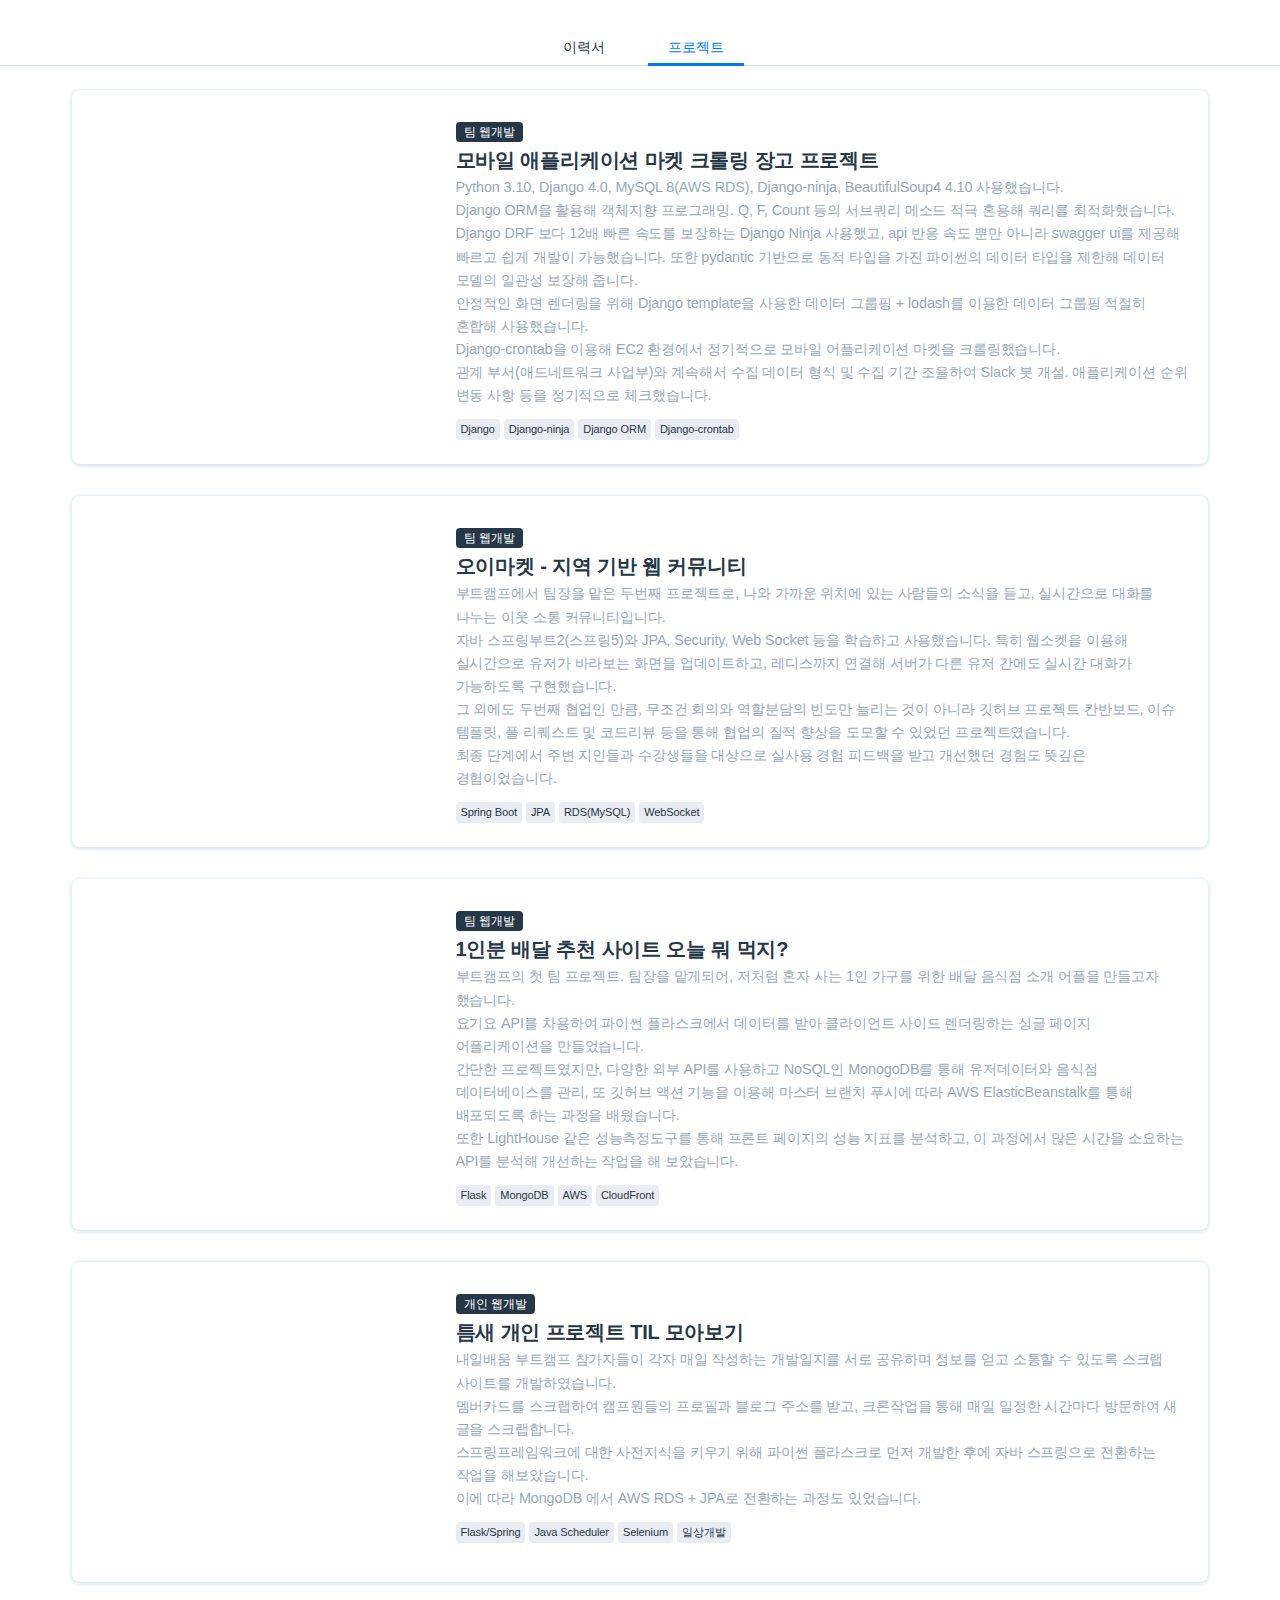
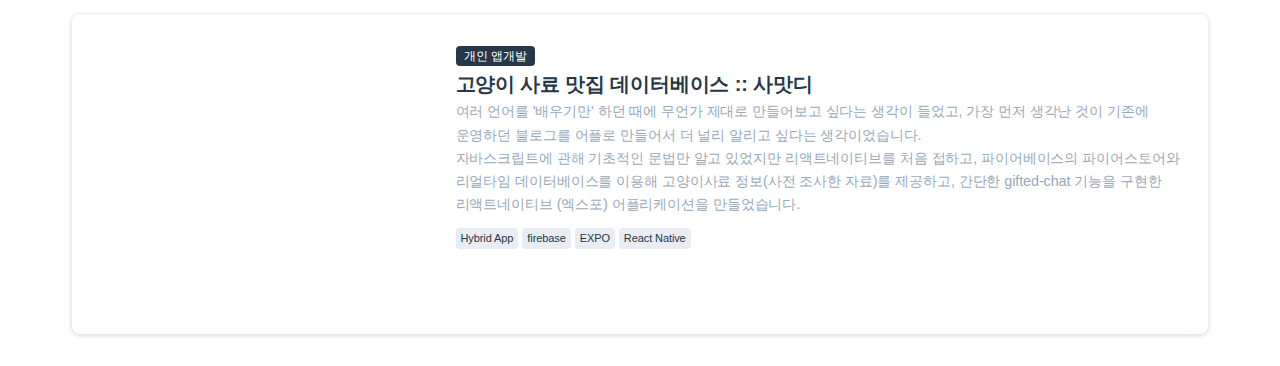
<file: project.html>
<!DOCTYPE html>
<html lang="ko" xml:lang="ko" xmlns="http://www.w3.org/1999/xhtml" class="" translate="">

<head>
    <title>Kyu Min Kim | Project</title>
    <meta charset="utf-8">
    <link rel="stylesheet" media="all" href="./app.css">
    <link rel="stylesheet" media="all" href="./library.css">
</head>

<body class="skill-check-assignments skill-check-assignments-index" data-ns="" data-controller="skill_check_assignments"
      data-action="index" data-defaultlocale="ko" data-locale="ko">
<div class="main ">
    <ul class="nav nav-tabs skill-checks-nav-tabs nav-svg" role="tablist">
        <li class="nav-item ">
            <a class="nav-link" href="./index.html">
                <svg class="ic-24">
                </svg>
                이력서
            </a>
        </li>
        <li class="nav-item active ">
            <a class="nav-link" href="./project.html">
                <svg class="ic-24">
                </svg>
                프로젝트
            </a>
        </li>
    </ul>
    <div class="container-skill-checks-assignment">
        <div class="container">
            <section class="skill-check-assignment-contents">
                <section class="skill-check-assignment-list">
                    <div class="list-assignments">
                        <div style="width: 100%;" class="list-assignment-item">
                            <a style="display: flex; flex-direction: row;"
                               href="https://github.com/AndrewDongminYoo/ranker" class="item-content">
                                <div class="img-thumb"
                                     style=" background: url('https://img1.daumcdn.net/thumb/R1280x0/?scode=mtistory2&fname=https%3A%2F%2Fblog.kakaocdn.net%2Fdn%2FnEIe9%2FbtrvtBxj4pR%2FIiMr7LCq2oiu9vdupzIIX0%2Fimg.png') no-repeat center; background-size: cover">
                                </div>
                                <div class="body">
                                        <span>
                                            <span class="badge practice">팀 웹개발</span>
                                        </span>
                                    <h4 class="title">모바일 애플리케이션 마켓 크롤링 장고 프로젝트</h4>
                                    <div class="markdown github">
                                        <p>Python 3.10, Django 4.0, MySQL 8(AWS RDS), Django-ninja, BeautifulSoup4 4.10
                                            사용했습니다.<br>
                                            Django ORM을 활용해 객체지향 프로그래밍. Q, F, Count 등의 서브쿼리 메소드 적극 혼용해 쿼리를 최적화했습니다.
                                            Django DRF 보다 12배 빠른 속도를 보장하는 Django Ninja 사용했고, api 반응 속도 뿐만 아니라 swagger
                                            ui를 제공해 빠르고 쉽게 개발이 가능했습니다.
                                            또한 pydantic 기반으로 동적 타입을 가진 파이썬의 데이터 타입을 제한해 데이터 모델의 일관성 보장해 줍니다.<br>
                                            안정적인 화면 렌더링을 위해 Django template을 사용한 데이터 그룹핑 + lodash를 이용한 데이터 그룹핑 적절히 혼합해
                                            사용했습니다.<br>
                                            Django-crontab을 이용해 EC2 환경에서 정기적으로 모바일 어플리케이션 마켓을 크롤링했습니다.<br>
                                            관계 부서(애드네트워크 사업부)와 계속해서 수집 데이터 형식 및 수집 기간 조율하여 Slack 봇 개설. 애플리케이션 순위 변동 사항
                                            등을 정기적으로 체크했습니다.</p>
                                    </div>
                                    <ul class="tags">
                                        <li class="tag">Django</li>
                                        <li class="tag">Django-ninja</li>
                                        <li class="tag">Django ORM</li>
                                        <li class="tag">Django-crontab</li>
                                    </ul>
                                </div>
                            </a>
                        </div>
                        <div style="width: 100%;" class="list-assignment-item">
                            <a style="display: flex; flex-direction: row;"
                               href="https://github.com/JARYOGOOJO/52market.shop" class="item-content">
                                <div class="img-thumb"
                                     style=" background: url('https://img1.daumcdn.net/thumb/R1280x0/?scode=mtistory2&fname=https%3A%2F%2Fblog.kakaocdn.net%2Fdn%2FQvukx%2FbtrpxwzLynY%2F8ZdENGbINruD2b8028ktpK%2Fimg.png') no-repeat center; background-size: cover">
                                </div>
                                <div class="body">
                                        <span>
                                            <span class="badge practice">팀 웹개발</span>
                                        </span>
                                    <h4 class="title">오이마켓 - 지역 기반 웹 커뮤니티</h4>
                                    <div class="markdown github">
                                        <p>부트캠프에서 팀장을 맡은 두번째 프로젝트로, 나와 가까운 위치에 있는 사람들의 소식을 듣고, 실시간으로 대화를 나누는 이웃 소통
                                            커뮤니티입니다.<br>
                                            자바 스프링부트2(스프링5)와 JPA, Security, Web Socket 등을 학습하고 사용했습니다. 특히 웹소켓을 이용해 실시간으로
                                            유저가 바라보는 화면을
                                            업데이트하고, 레디스까지 연결해 서버가 다른 유저 간에도 실시간 대화가 가능하도록 구현했습니다.<br>
                                            그 외에도 두번째 협업인 만큼, 무조건 회의와 역할분담의 빈도만 늘리는 것이 아니라 깃허브 프로젝트 칸반보드, 이슈 템플릿, 풀 리퀘스트
                                            및 코드리뷰 등을
                                            통해 협업의 질적 향상을 도모할 수 있었던 프로젝트였습니다.<br>
                                            최종 단계에서 주변 지인들과 수강생들을 대상으로 실사용 경험 피드백을 받고 개선했던 경험도 뜻깊은 경험이었습니다.</p>
                                    </div>
                                    <ul class="tags">
                                        <li class="tag">Spring Boot</li>
                                        <li class="tag">JPA</li>
                                        <li class="tag">RDS(MySQL)</li>
                                        <li class="tag" data-placement="top" data-toggle="tooltip"
                                            data-original-title="Java,JavaScript,Python,Ruby">WebSocket
                                        </li>
                                    </ul>
                                </div>
                            </a>
                        </div>
                        <div style="width: 100%;" class="list-assignment-item">
                            <a style="display: flex; flex-direction: row;"
                               href="https://github.com/AndrewDongminYoo/my-small-meal" class="item-content">
                                <div class="img-thumb"
                                     style=" background: url('https://img1.daumcdn.net/thumb/R1280x0/?scode=mtistory2&fname=https%3A%2F%2Fblog.kakaocdn.net%2Fdn%2FyeBSk%2FbtriaQHaNqv%2FPqCom0cFhmAZJpcFYswuN1%2Fimg.png') no-repeat center; background-size: cover">
                                </div>
                                <div class="body">
                                                                <span>
                                                                    <span class="badge practice">팀 웹개발</span>
                                                                </span>
                                    <h4 class="title">1인분 배달 추천 사이트 오늘 뭐 먹지?</h4>
                                    <div class="markdown github">
                                        <p>부트캠프의 첫 팀 프로젝트. 팀장을 맡게되어, 저처럼 혼자 사는 1인 가구를 위한 배달 음식점 소개 어플을 만들고자 했습니다.<br>
                                            요기요 API를 차용하여 파이썬 플라스크에서 데이터를 받아 클라이언트 사이드 렌더링하는 싱글 페이지 어플리케이션을 만들었습니다.<br>
                                            간단한 프로젝트였지만, 다양한 외부 API를 사용하고 NoSQL인 MonogoDB를 통해 유저데이터와 음식점 데이터베이스를 관리,
                                            또 깃허브 액션 기능을 이용해 마스터 브랜치 푸시에 따라 AWS ElasticBeanstalk를 통해 배포되도록 하는 과정을 배웠습니다.<br>
                                            또한 LightHouse 같은 성능측정도구를 통해 프론트 페이지의 성능 지표를 분석하고, 이 과정에서 많은 시간을 소요하는 API를
                                            분석해
                                            개선하는 작업을 해 보았습니다.
                                        </p>
                                    </div>
                                    <ul class="tags">
                                        <li class="tag">Flask</li>
                                        <li class="tag">MongoDB</li>
                                        <li class="tag">AWS</li>
                                        <li class="tag" data-placement="top" data-toggle="tooltip"
                                            data-original-title="Tensorflow">CloudFront
                                        </li>
                                    </ul>
                                </div>
                            </a>
                        </div>
                        <div style="width: 100%;" class="list-assignment-item">
                            <a style="display: flex; flex-direction: row;"
                               href="https://github.com/AndrewDongminYoo/devlog-spring" class="item-content">
                                <div class="img-thumb"
                                     style=" background: url('https://blog.kakaocdn.net/dn/rR46H/btrpoyzrJlm/AvMmxYjhtgzunIv7U9q7q1/img.png') no-repeat center; background-size: cover">
                                </div>
                                <div class="body">
                                        <span>
                                            <span class="badge practice">개인 웹개발</span>
                                        </span>
                                    <h4 class="title">틈새 개인 프로젝트 TIL 모아보기</h4>
                                    <div class="markdown github">
                                        <p>내일배움 부트캠프 참가자들이 각자 매일 작성하는 개발일지를 서로 공유하며 정보를 얻고 소통할 수 있도록 스크랩 사이트를
                                            개발하였습니다.<br>
                                            멤버카드를 스크랩하여 캠프원들의 프로필과 블로그 주소를 받고, 크론작업을 통해 매일 일정한 시간마다 방문하여 새 글을
                                            스크랩합니다.<br>
                                            스프링프레임워크에 대한 사전지식을 키우기 위해 파이썬 플라스크로 먼저 개발한 후에 자바 스프링으로 전환하는 작업을 해보았습니다.<br>
                                            이에 따라 MongoDB 에서 AWS RDS + JPA로 전환하는 과정도 있었습니다.
                                        </p>
                                    </div>
                                    <ul class="tags">
                                        <li class="tag">Flask/Spring</li>
                                        <li class="tag">Java Scheduler</li>
                                        <li class="tag">Selenium</li>
                                        <li class="tag" data-placement="top" data-toggle="tooltip"
                                            data-original-title="Kotlin">일상개발
                                        </li>
                                    </ul>
                                </div>
                            </a>
                        </div>
                        <div style="width: 100%;" class="list-assignment-item">
                            <a style="display: flex; flex-direction: row;"
                               href="https://github.com/AndrewDongminYoo/catfoodadvisor-kor" class="item-content">
                                <div class="img-thumb"
                                     style=" background: url('https://img1.daumcdn.net/thumb/R1280x0/?scode=mtistory2&fname=https%3A%2F%2Fblog.kakaocdn.net%2Fdn%2FGGOeG%2FbtrbEM301lu%2Fj3ONrMshyG5jWgz4FlnLpk%2Fimg.png') no-repeat center; background-size: cover">
                                </div>
                                <div class="body">
                                        <span>
                                            <span class="badge practice">개인 앱개발</span>
                                        </span>
                                    <h4 class="title">고양이 사료 맛집 데이터베이스 :: 사맛디</h4>
                                    <div class="markdown github">
                                        <p>여러 언어를 '배우기만' 하던 때에 무언가 제대로 만들어보고 싶다는 생각이 들었고, 가장 먼저
                                            생각난 것이 기존에 운영하던 블로그를 어플로 만들어서 더 널리 알리고 싶다는 생각이었습니다.<br>
                                            자바스크립트에 관해 기초적인 문법만 알고 있었지만 리액트네이티브를 처음 접하고, 파이어베이스의
                                            파이어스토어와 리얼타임 데이터베이스를 이용해 고양이사료 정보(사전 조사한 자료)를 제공하고,
                                            간단한 gifted-chat 기능을 구현한 리액트네이티브 (엑스포) 어플리케이션을 만들었습니다.
                                        </p>
                                    </div>
                                    <ul class="tags">
                                        <li class="tag">Hybrid App</li>
                                        <li class="tag">firebase</li>
                                        <li class="tag">EXPO</li>
                                        <li class="tag" data-placement="top" data-toggle="tooltip"
                                            data-original-title="iOS,Java,Android,Kotlin">React Native
                                        </li>
                                    </ul>
                                </div>
                            </a>
                        </div>
                    </div>
                </section>
            </section>
        </div>
    </div>
</div>
</body>

</html>
</file>
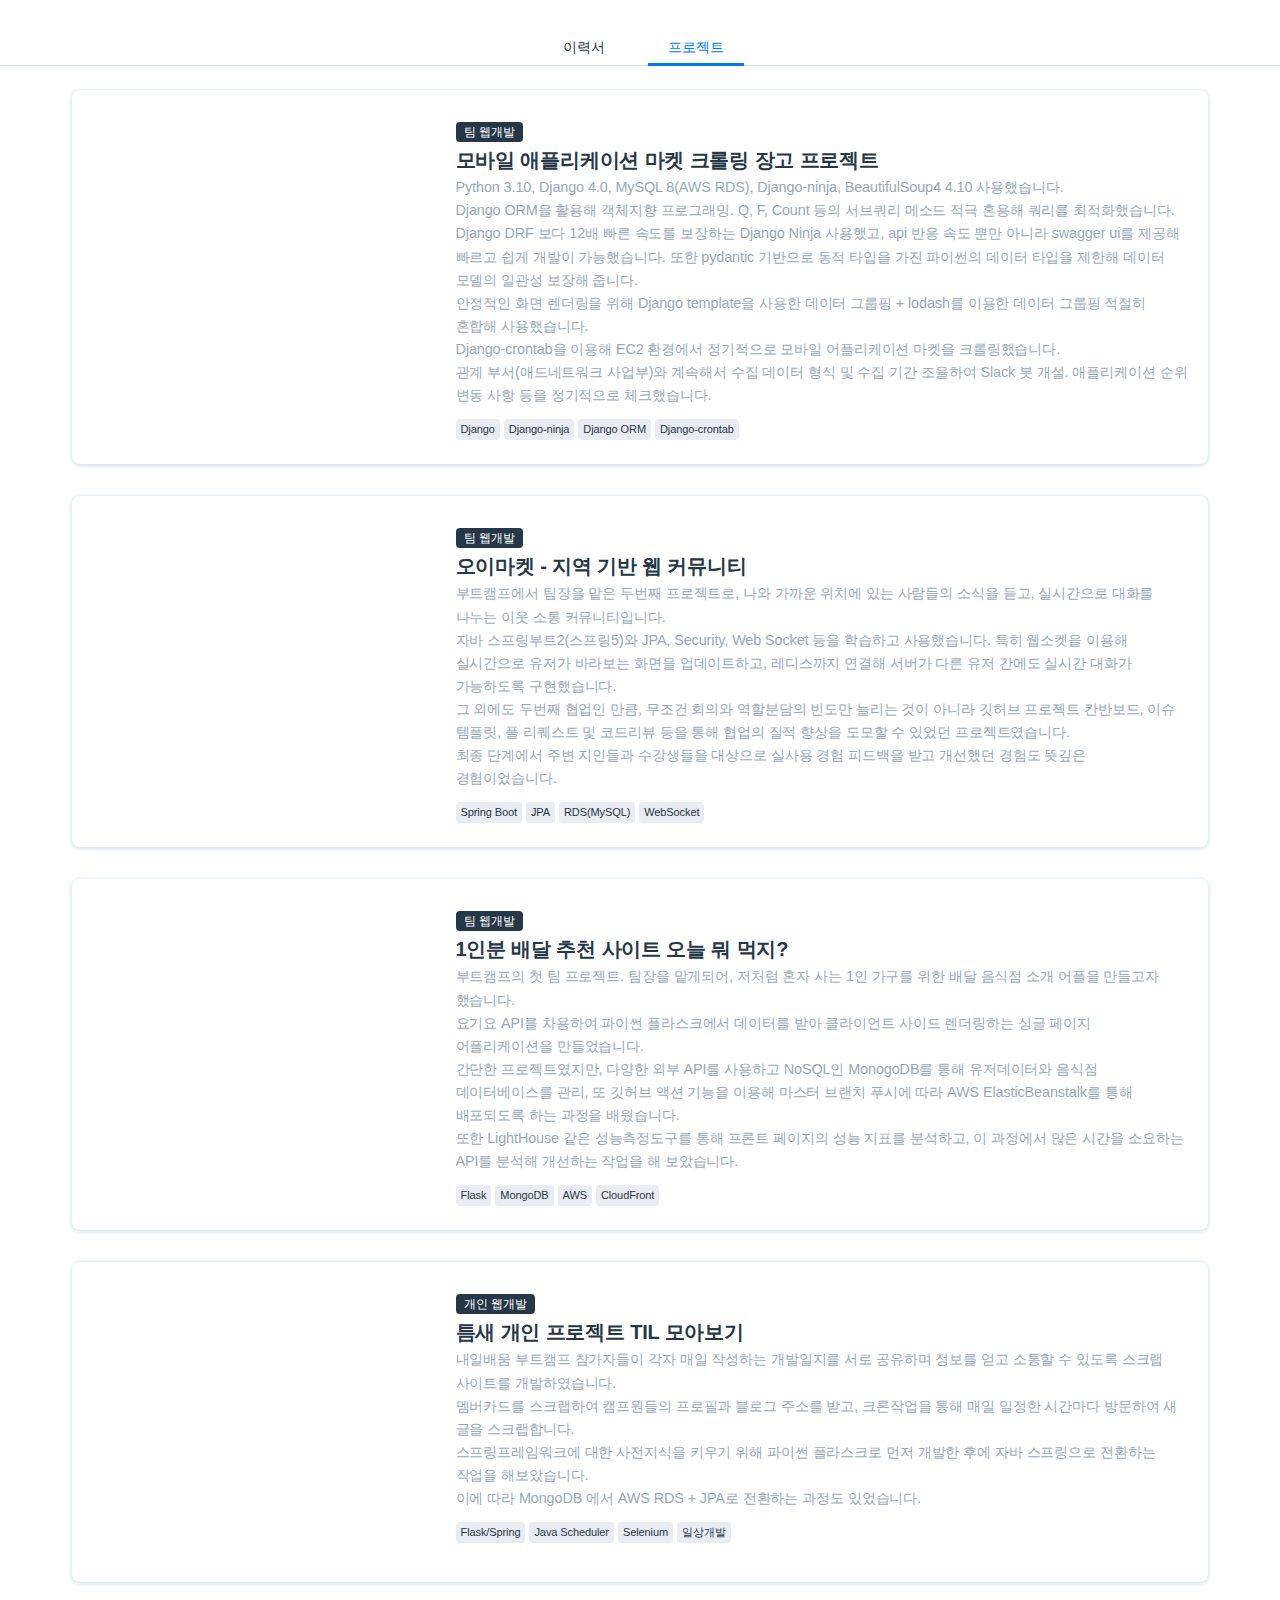
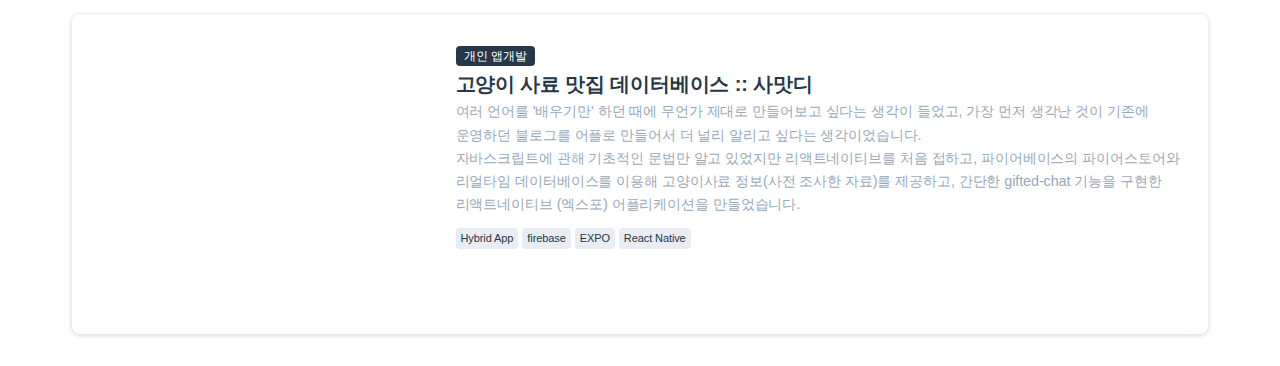
<file: skill.html>
<!DOCTYPE html>
<html lang="ko" xml:lang="ko" xmlns="http://www.w3.org/1999/xhtml" class="" translate="">

<head>
    <title>집요하게 발견하는 유동민입니다.</title>
    <meta charset="utf-8">
    <link rel="stylesheet" media="all" href="./app.css">
    <link rel="stylesheet" media="all" href="./library.css">
</head>

<body class="skill-check-assignments skill-check-assignments-index" data-ns="" data-controller="skill_check_assignments"
      data-action="index" data-defaultlocale="ko" data-locale="ko">
<div class="main ">
    <ul class="nav nav-tabs skill-checks-nav-tabs nav-svg" role="tablist">
        <li class="nav-item ">
            <a class="nav-link" href="./index.html">
                <svg class="ic-24">
                </svg>
                이력서
            </a>
        </li>
        <li class="nav-item active ">
            <a class="nav-link" href="./skill.html">
                <svg class="ic-24">
                </svg>
                프로젝트
            </a>
        </li>
    </ul>
    <div class="container-skill-checks-assignment">
        <div class="container">
            <section class="skill-check-assignment-contents">
                <section class="skill-check-assignment-list">
                    <div class="list-assignments">
                        <div style="width: 100%;" class="list-assignment-item">
                            <a style="display: flex; flex-direction: row;"
                               href="https://github.com/AndrewDongminYoo/ranker" class="item-content">
                                <div class="img-thumb"
                                     style=" background: url('https://img1.daumcdn.net/thumb/R1280x0/?scode=mtistory2&fname=https%3A%2F%2Fblog.kakaocdn.net%2Fdn%2FnEIe9%2FbtrvtBxj4pR%2FIiMr7LCq2oiu9vdupzIIX0%2Fimg.png') no-repeat center; background-size: cover">
                                </div>
                                <div class="body">
                                        <span>
                                            <span class="badge practice">팀 웹개발</span>
                                        </span>
                                    <h4 class="title">모바일 애플리케이션 마켓 크롤링 장고 프로젝트</h4>
                                    <div class="markdown github">
                                        <p>Python 3.10, Django 4.0, MySQL 8(AWS RDS), Django-ninja, BeautifulSoup4 4.10
                                            사용했습니다.<br>
                                            Django ORM을 활용해 객체지향 프로그래밍. Q, F, Count 등의 서브쿼리 메소드 적극 혼용해 쿼리를 최적화했습니다.
                                            Django DRF 보다 12배 빠른 속도를 보장하는 Django Ninja 사용했고, api 반응 속도 뿐만 아니라 swagger
                                            ui를 제공해 빠르고 쉽게 개발이 가능했습니다.
                                            또한 pydantic 기반으로 동적 타입을 가진 파이썬의 데이터 타입을 제한해 데이터 모델의 일관성 보장해 줍니다.<br>
                                            안정적인 화면 렌더링을 위해 Django template을 사용한 데이터 그룹핑 + lodash를 이용한 데이터 그룹핑 적절히 혼합해
                                            사용했습니다.<br>
                                            Django-crontab을 이용해 EC2 환경에서 정기적으로 모바일 어플리케이션 마켓을 크롤링했습니다.<br>
                                            관계 부서(애드네트워크 사업부)와 계속해서 수집 데이터 형식 및 수집 기간 조율하여 Slack 봇 개설. 애플리케이션 순위 변동 사항
                                            등을 정기적으로 체크했습니다.</p>
                                    </div>
                                    <ul class="tags">
                                        <li class="tag">Django</li>
                                        <li class="tag">Django-ninja</li>
                                        <li class="tag">Django ORM</li>
                                        <li class="tag">Django-crontab</li>
                                    </ul>
                                </div>
                            </a>
                        </div>
                        <div style="width: 100%;" class="list-assignment-item">
                            <a style="display: flex; flex-direction: row;"
                               href="https://github.com/JARYOGOOJO/52market.shop" class="item-content">
                                <div class="img-thumb"
                                     style=" background: url('https://img1.daumcdn.net/thumb/R1280x0/?scode=mtistory2&fname=https%3A%2F%2Fblog.kakaocdn.net%2Fdn%2FQvukx%2FbtrpxwzLynY%2F8ZdENGbINruD2b8028ktpK%2Fimg.png') no-repeat center; background-size: cover">
                                </div>
                                <div class="body">
                                        <span>
                                            <span class="badge practice">팀 웹개발</span>
                                        </span>
                                    <h4 class="title">오이마켓 - 지역 기반 웹 커뮤니티</h4>
                                    <div class="markdown github">
                                        <p>부트캠프에서 팀장을 맡은 두번째 프로젝트로, 나와 가까운 위치에 있는 사람들의 소식을 듣고, 실시간으로 대화를 나누는 이웃 소통
                                            커뮤니티입니다.<br>
                                            자바 스프링부트2(스프링5)와 JPA, Security, Web Socket 등을 학습하고 사용했습니다. 특히 웹소켓을 이용해 실시간으로
                                            유저가 바라보는 화면을
                                            업데이트하고, 레디스까지 연결해 서버가 다른 유저 간에도 실시간 대화가 가능하도록 구현했습니다.<br>
                                            그 외에도 두번째 협업인 만큼, 무조건 회의와 역할분담의 빈도만 늘리는 것이 아니라 깃허브 프로젝트 칸반보드, 이슈 템플릿, 풀 리퀘스트
                                            및 코드리뷰 등을
                                            통해 협업의 질적 향상을 도모할 수 있었던 프로젝트였습니다.<br>
                                            최종 단계에서 주변 지인들과 수강생들을 대상으로 실사용 경험 피드백을 받고 개선했던 경험도 뜻깊은 경험이었습니다.</p>
                                    </div>
                                    <ul class="tags">
                                        <li class="tag">Spring Boot</li>
                                        <li class="tag">JPA</li>
                                        <li class="tag">RDS(MySQL)</li>
                                        <li class="tag" data-placement="top" data-toggle="tooltip"
                                            data-original-title="Java,JavaScript,Python,Ruby">WebSocket
                                        </li>
                                    </ul>
                                </div>
                            </a>
                        </div>
                        <div style="width: 100%;" class="list-assignment-item">
                            <a style="display: flex; flex-direction: row;"
                               href="https://github.com/AndrewDongminYoo/my-small-meal" class="item-content">
                                <div class="img-thumb"
                                     style=" background: url('https://img1.daumcdn.net/thumb/R1280x0/?scode=mtistory2&fname=https%3A%2F%2Fblog.kakaocdn.net%2Fdn%2FyeBSk%2FbtriaQHaNqv%2FPqCom0cFhmAZJpcFYswuN1%2Fimg.png') no-repeat center; background-size: cover">
                                </div>
                                <div class="body">
                                                                <span>
                                                                    <span class="badge practice">팀 웹개발</span>
                                                                </span>
                                    <h4 class="title">1인분 배달 추천 사이트 오늘 뭐 먹지?</h4>
                                    <div class="markdown github">
                                        <p>부트캠프의 첫 팀 프로젝트. 팀장을 맡게되어, 저처럼 혼자 사는 1인 가구를 위한 배달 음식점 소개 어플을 만들고자 했습니다.<br>
                                            요기요 API를 차용하여 파이썬 플라스크에서 데이터를 받아 클라이언트 사이드 렌더링하는 싱글 페이지 어플리케이션을 만들었습니다.<br>
                                            간단한 프로젝트였지만, 다양한 외부 API를 사용하고 NoSQL인 MonogoDB를 통해 유저데이터와 음식점 데이터베이스를 관리,
                                            또 깃허브 액션 기능을 이용해 마스터 브랜치 푸시에 따라 AWS ElasticBeanstalk를 통해 배포되도록 하는 과정을 배웠습니다.<br>
                                            또한 LightHouse 같은 성능측정도구를 통해 프론트 페이지의 성능 지표를 분석하고, 이 과정에서 많은 시간을 소요하는 API를
                                            분석해
                                            개선하는 작업을 해 보았습니다.
                                        </p>
                                    </div>
                                    <ul class="tags">
                                        <li class="tag">Flask</li>
                                        <li class="tag">MongoDB</li>
                                        <li class="tag">AWS</li>
                                        <li class="tag" data-placement="top" data-toggle="tooltip"
                                            data-original-title="Tensorflow">CloudFront
                                        </li>
                                    </ul>
                                </div>
                            </a>
                        </div>
                        <div style="width: 100%;" class="list-assignment-item">
                            <a style="display: flex; flex-direction: row;"
                               href="https://github.com/AndrewDongminYoo/devlog-spring" class="item-content">
                                <div class="img-thumb"
                                     style=" background: url('https://blog.kakaocdn.net/dn/rR46H/btrpoyzrJlm/AvMmxYjhtgzunIv7U9q7q1/img.png') no-repeat center; background-size: cover">
                                </div>
                                <div class="body">
                                        <span>
                                            <span class="badge practice">개인 웹개발</span>
                                        </span>
                                    <h4 class="title">틈새 개인 프로젝트 TIL 모아보기</h4>
                                    <div class="markdown github">
                                        <p>내일배움 부트캠프 참가자들이 각자 매일 작성하는 개발일지를 서로 공유하며 정보를 얻고 소통할 수 있도록 스크랩 사이트를
                                            개발하였습니다.<br>
                                            멤버카드를 스크랩하여 캠프원들의 프로필과 블로그 주소를 받고, 크론작업을 통해 매일 일정한 시간마다 방문하여 새 글을
                                            스크랩합니다.<br>
                                            스프링프레임워크에 대한 사전지식을 키우기 위해 파이썬 플라스크로 먼저 개발한 후에 자바 스프링으로 전환하는 작업을 해보았습니다.<br>
                                            이에 따라 MongoDB 에서 AWS RDS + JPA로 전환하는 과정도 있었습니다.
                                        </p>
                                    </div>
                                    <ul class="tags">
                                        <li class="tag">Flask/Spring</li>
                                        <li class="tag">Java Scheduler</li>
                                        <li class="tag">Selenium</li>
                                        <li class="tag" data-placement="top" data-toggle="tooltip"
                                            data-original-title="Kotlin">일상개발
                                        </li>
                                    </ul>
                                </div>
                            </a>
                        </div>
                        <div style="width: 100%;" class="list-assignment-item">
                            <a style="display: flex; flex-direction: row;"
                               href="https://github.com/AndrewDongminYoo/catfoodadvisor-kor" class="item-content">
                                <div class="img-thumb"
                                     style=" background: url('https://img1.daumcdn.net/thumb/R1280x0/?scode=mtistory2&fname=https%3A%2F%2Fblog.kakaocdn.net%2Fdn%2FGGOeG%2FbtrbEM301lu%2Fj3ONrMshyG5jWgz4FlnLpk%2Fimg.png') no-repeat center; background-size: cover">
                                </div>
                                <div class="body">
                                        <span>
                                            <span class="badge practice">개인 앱개발</span>
                                        </span>
                                    <h4 class="title">고양이 사료 맛집 데이터베이스 :: 사맛디</h4>
                                    <div class="markdown github">
                                        <p>여러 언어를 '배우기만' 하던 때에 무언가 제대로 만들어보고 싶다는 생각이 들었고, 가장 먼저
                                            생각난 것이 기존에 운영하던 블로그를 어플로 만들어서 더 널리 알리고 싶다는 생각이었습니다.<br>
                                            자바스크립트에 관해 기초적인 문법만 알고 있었지만 리액트네이티브를 처음 접하고, 파이어베이스의
                                            파이어스토어와 리얼타임 데이터베이스를 이용해 고양이사료 정보(사전 조사한 자료)를 제공하고,
                                            간단한 gifted-chat 기능을 구현한 리액트네이티브 (엑스포) 어플리케이션을 만들었습니다.
                                        </p>
                                    </div>
                                    <ul class="tags">
                                        <li class="tag">Hybrid App</li>
                                        <li class="tag">firebase</li>
                                        <li class="tag">EXPO</li>
                                        <li class="tag" data-placement="top" data-toggle="tooltip"
                                            data-original-title="iOS,Java,Android,Kotlin">React Native
                                        </li>
                                    </ul>
                                </div>
                            </a>
                        </div>
                    </div>
                </section>
            </section>
        </div>
    </div>
</div>
</body>

</html>
</file>
<file: app.css>
:export {
    xs-down: "max-width: 320px";
    sm-down: "max-width: 575px";
    md-down: "max-width: 767px";
    lg-down: "max-width: 991px";
    xl-down: "max-width: 1199px";
    xxl-down: "max-width: 1599px";
    xxxl-down: "max-width: 1999px"
}

.w-56 {
    width: 3.5rem !important
}

.w-74 {
    width: 4.625rem !important
}

.w-80 {
    width: 5rem !important
}

.w-90 {
    width: 5.625rem !important
}

.w-150 {
    width: 9.375rem !important
}

.w-160 {
    width: 10rem !important
}

.w-194 {
    width: 12.125rem !important
}

.w-220 {
    width: 13.75rem !important
}

.w-249 {
    width: 15.5625rem !important
}

.w-270 {
    width: 16.875rem !important
}

.w-304 {
    width: 19rem !important
}

.w-309 {
    width: 19.3125rem !important
}

.w-500 {
    width: 31.25rem !important
}

.w-618 {
    width: 38.625rem !important
}

.w-656 {
    width: 41rem !important
}

.w-720 {
    width: 45rem !important
}

.w-932 {
    width: 58.25rem !important
}

.h-18 {
    height: 1.125rem !important
}

.h-22 {
    height: 1.375rem !important
}

.h-41 {
    height: 2.5625rem !important
}

.h-71 {
    height: 4.4375rem !important
}

.h-180 {
    height: 11.25rem !important
}

:export {
    xs-down: "max-width: 320px";
    sm-down: "max-width: 575px";
    md-down: "max-width: 767px";
    lg-down: "max-width: 991px";
    xl-down: "max-width: 1199px";
    xxl-down: "max-width: 1599px";
    xxxl-down: "max-width: 1999px"
}

body {
    width: 100%;
    margin: 0;
    word-break: keep-all;
    word-wrap: break-word;
    color: #263747;
    overflow-x: hidden
}

a:focus {
    outline: 0
}

svg {
    transition-delay: initial;
    transition-duration: 80ms;
    transition-property: all;
    transition-timing-function: ease-in-out;
    vertical-align: top
}

.main {
    min-height: calc(100vh - 3.125rem - 24.625rem - 5rem);
}

@media (max-width: 767px) {
    .main {
        min-height: calc(100vh - 3.125rem - 24.625rem - 2.125rem)
    }
}

@media (max-width: 575px) {
    .main {
        min-height: calc(100vh - 3.125rem - 24.625rem - .875rem)
    }
}

@keyframes hover-me {
    100% {
        transform: translate3d(0, .75rem, 0)
    }
}

@keyframes sk-bouncedelay {
    0%, 100%, 80% {
        transform: scale(0)
    }
    40% {
        transform: scale(1)
    }
}

@supports (-webkit-line-clamp:1) {
    .line-clamp:after {
        display: none !important
    }
}

.section-title {
    margin: 2.5rem 0 .5rem 0;
    display: flex;
    justify-content: space-between;
    align-items: center
}

@media (max-width: 575px) {
    .section-title {
        margin: 1rem 0 .25rem 0
    }
}

@media (min-width: 576px) and (max-width: 767px) {
    .section-title {
        margin: 1.5rem 0 .25rem 0
    }
}

@media (min-width: 768px) and (max-width: 991px) {
    .section-title {
        margin: 2rem 0 .5rem 0
    }
}

.section-title h5, .section-title h6 {
    font-weight: 700
}

@media (max-width: 767px) {
    .section-title h5, .section-title h6 {
        font-size: 14px;
        line-height: 1.5
    }
}

@media (max-width: 767px) and (max-width: 767px) {
    .section-title h5, .section-title h6 {
        font-size: 13px
    }
}

@keyframes pulse {
    0% {
        box-shadow: 0 0 rgba(255, 255, 255, .4)
    }
    70% {
        box-shadow: 0 0 0 .625rem rgba(255, 255, 255, 0)
    }
    100% {
        box-shadow: 0 0 rgba(255, 255, 255, 0)
    }
}

@page {
    margin: 0
}

@keyframes cd-pulse {
    0% {
        box-shadow: 0 0 0 0 #fbc02d
    }
    100% {
        box-shadow: 0 0 0 20px rgba(255, 235, 59, 0)
    }
}

@keyframes scale {
    0% {
        transform: translateY(-25%) scale(.2)
    }
    50% {
        transform: translateY(25%) scale(.4)
    }
    100% {
        transform: translateY(-25%) scale(.2)
    }
}

.nav-svg {
    justify-content: center;
}

@media (max-width: 575px) {
    .nav-svg {
        flex-wrap: nowrap;
        overflow-x: scroll;
        overflow-y: hidden;
        justify-content: flex-start
    }
}

.nav-svg > .nav-item, .nav-svg > li {
    text-align: center
}

@media (min-width: 576px) {
    .nav-svg > .nav-item, .nav-svg > li {
        min-width: 6rem
    }
}

@media (max-width: 575px) {
    .nav-svg > .nav-item, .nav-svg > li {
        font-size: .875rem
    }
}

.nav-svg > .nav-item > a, .nav-svg > li > a {
    white-space: nowrap
}

.nav-svg > .nav-item > a > svg, .nav-svg > li > a > svg {
    display: block;
    margin: 0 auto .25rem auto
}

@media (max-width: 575px) {
    .nav-svg > .nav-item > a > svg, .nav-svg > li > a > svg {
        display: none
    }
}

.nav-svg > .nav-item + .nav-item, .nav-svg > .nav-item + li, .nav-svg > li + .nav-item, .nav-svg > li + li {
    margin-left: .25rem
}

@media (max-width: 575px) {
    .nav-svg > .nav-item + .nav-item, .nav-svg > .nav-item + li, .nav-svg > li + .nav-item, .nav-svg > li + li {
        margin-left: .75rem
    }
}

@media (max-width: 575px) {
    .nav-svg > .nav-item:first-child, .nav-svg > li:first-child {
        margin-left: .75rem
    }
}

@-moz-document url-prefix() {
    input[type=radio] {
        width: 1rem;
        min-width: 1rem;
        max-width: 1rem;
        height: 1rem;
        border: .125rem solid #b2c0cc;
        margin-right: .375rem;
        -webkit-appearance: none;
        -moz-appearance: none;
        background-color: transparent;
        border-radius: 62.5rem;
        outline: 0 !important;
        vertical-align: middle
    }
    input[type=radio]:not([disabled]):focus, input[type=radio]:not([disabled]):hover {
        border: .32rem solid #263747;
        background-color: #263747
    }
    input[type=radio]:checked {
        border: .32rem solid #263747;
        background-color: #fff !important
    }
}

@-moz-document url-prefix() {
    input[type=checkbox] {
        width: 1rem;
        min-width: 1rem;
        max-width: 1rem;
        height: 1rem;
        border: .125rem solid #b2c0cc;
        margin-right: .375rem;
        -webkit-appearance: none;
        -moz-appearance: none;
        background-color: transparent;
        border-radius: .125rem;
        outline: 0 !important;
        vertical-align: middle
    }
    input[type=checkbox]:not([disabled]):focus, input[type=checkbox]:not([disabled]):hover {
        border-color: #263747;
        background-color: transparent;
        background-size: .875rem .75rem
    }
    input[type=checkbox]:checked {
        border-color: #263747;
        background: #263747 url(https://andrewdongminyoo.github.iohttps://andrewdongminyoo.github.iohttps://andrewdongminyoo.github.iohttps://andrewdongminyoo.github.iohttps://andrewdongminyoo.github.iohttps://andrewdongminyoo.github.iohttps://andrewdongminyoo.github.iohttps://andrewdongminyoo.github.iohttps://andrewdongminyoo.github.iohttps://andrewdongminyoo.github.iohttps://andrewdongminyoo.github.iohttps://andrewdongminyoo.github.iohttps://andrewdongminyoo.github.iohttps://andrewdongminyoo.github.iohttps://andrewdongminyoo.github.iohttps://andrewdongminyoo.github.iohttps://andrewdongminyoo.github.iohttps://andrewdongminyoo.github.iohttps://andrewdongminyoo.github.iohttps://andrewdongminyoo.github.iohttps://andrewdongminyoo.github.iohttps://andrewdongminyoo.github.iohttps://andrewdongminyoo.github.io/assets/img-check-sm-light-c6c81f31aa06c36b958455d046792770241fe33b1e41998e22485fd6e41f13a2.png) no-repeat center center !important;
        background-size: .625rem .5rem !important
    }
}

@keyframes slideInUp {
    from {
        transform: translateY(calc(100% + 24px))
    }
    to {
        transform: translateY(0)
    }
}

@-moz-document url-prefix() {
    .input-checkbox-list .input-checkbox {
        width: 1rem;
        min-width: 1rem;
        max-width: 1rem;
        height: 1rem;
        border: .125rem solid #cdd7e0;
        margin-right: .375rem;
        -webkit-appearance: none;
        -moz-appearance: none;
        background-color: transparent;
        border-radius: .125rem;
        outline: 0 !important;
        vertical-align: middle
    }
    .input-checkbox-list .input-checkbox:not([disabled]):focus, .input-checkbox-list .input-checkbox:not([disabled]):hover {
        border-color: #0053f4;
        background-color: transparent;
        background-size: .875rem .75rem
    }
    .input-checkbox-list .input-checkbox:checked {
        border-color: #0053f4;
        background: #0053f4 url(/assets/img-check-sm-light-c6c81f31aa06c36b958455d046792770241fe33b1e41998e22485fd6e41f13a2.png) no-repeat center center !important;
        background-size: .625rem .5rem !important
    }
}

@-moz-document url-prefix() {
    .filter-box .filter-options .input-checkbox {
        width: 1rem;
        min-width: 1rem;
        max-width: 1rem;
        height: 1rem;
        border: .125rem solid #98a8b9;
        margin-right: .375rem;
        -webkit-appearance: none;
        -moz-appearance: none;
        background-color: transparent;
        border-radius: .125rem;
        outline: 0 !important;
        vertical-align: middle
    }
    .filter-box .filter-options .input-checkbox:not([disabled]):focus, .filter-box .filter-options .input-checkbox:not([disabled]):hover {
        border-color: #0078ff;
        background-color: transparent;
        background-size: .875rem .75rem
    }
    .filter-box .filter-options .input-checkbox:checked {
        border-color: #0078ff;
        background: #0078ff url(/assets/img-check-sm-light-c6c81f31aa06c36b958455d046792770241fe33b1e41998e22485fd6e41f13a2.png) no-repeat center center !important;
        background-size: .625rem .5rem !important
    }
}

@keyframes ic-spinner {
    0% {
        transform: rotate(0)
    }
    100% {
        transform: rotate(1440deg)
    }
}

@keyframes spin {
    from {
        transform: rotate(0)
    }
    to {
        transform: rotate(359deg)
    }
}

@keyframes lds-ellipsis1 {
    0% {
        transform: scale(0)
    }
    100% {
        transform: scale(1)
    }
}

@keyframes lds-ellipsis3 {
    0% {
        transform: scale(1)
    }
    100% {
        transform: scale(0)
    }
}

@keyframes lds-ellipsis2 {
    0% {
        transform: translate(0, 0)
    }
    100% {
        transform: translate(19px, 0)
    }
}

@keyframes fadeDownLoad {
    from {
        opacity: 0;
        transform: translateY(-.25rem)
    }
    to {
        opacity: 1;
        transform: translateY(0)
    }
}

@keyframes fadeDownLoad {
    from {
        opacity: 0;
        transform: translateY(-.25rem)
    }
    to {
        opacity: 1;
        transform: translateY(0)
    }
}

@keyframes fadeDownLoad {
    from {
        opacity: 0;
        transform: translateY(-.25rem)
    }
    to {
        opacity: 1;
        transform: translateY(0)
    }
}

@keyframes fadeDownLoad {
    from {
        opacity: 0;
        transform: translateY(-.25rem)
    }
    to {
        opacity: 1;
        transform: translateY(0)
    }
}

@keyframes fadeDownLoad {
    from {
        opacity: 0;
        transform: translateY(-.25rem)
    }
    to {
        opacity: 1;
        transform: translateY(0)
    }
}

@keyframes fadeDownLoad {
    from {
        opacity: 0;
        transform: translateY(-.25rem)
    }
    to {
        opacity: 1;
        transform: translateY(0)
    }
}

@keyframes fadeDownLoad {
    from {
        opacity: 0;
        transform: translateY(-.25rem)
    }
    to {
        opacity: 1;
        transform: translateY(0)
    }
}

@keyframes fadeDownLoad {
    from {
        opacity: 0;
        transform: translateY(-.25rem)
    }
    to {
        opacity: 1;
        transform: translateY(0)
    }
}

@keyframes fadeDownLoad {
    from {
        opacity: 0;
        transform: translateY(-.25rem)
    }
    to {
        opacity: 1;
        transform: translateY(0)
    }
}

@keyframes fadeDownLoad {
    from {
        opacity: 0;
        transform: translateY(-.25rem)
    }
    to {
        opacity: 1;
        transform: translateY(0)
    }
}

@keyframes fadeDownLoad {
    from {
        opacity: 0;
        transform: translateY(-.25rem)
    }
    to {
        opacity: 1;
        transform: translateY(0)
    }
}

@keyframes blink {
    0% {
        opacity: 1
    }
    50% {
        opacity: .16
    }
    100% {
        opacity: 1
    }
}

@keyframes indeterminate {
    0% {
        left: -35%;
        right: 100%
    }
    60% {
        left: 100%;
        right: -90%
    }
    100% {
        left: 100%;
        right: -90%
    }
}

@keyframes indeterminate-short {
    0% {
        left: -200%;
        right: 100%
    }
    60% {
        left: 107%;
        right: -8%
    }
    100% {
        left: 107%;
        right: -8%
    }
}

:export {
    xs-down: "max-width: 320px";
    sm-down: "max-width: 575px";
    md-down: "max-width: 767px";
    lg-down: "max-width: 991px";
    xl-down: "max-width: 1199px";
    xxl-down: "max-width: 1599px";
    xxxl-down: "max-width: 1999px"
}

:export {
    xs-down: "max-width: 320px";
    sm-down: "max-width: 575px";
    md-down: "max-width: 767px";
    lg-down: "max-width: 991px";
    xl-down: "max-width: 1199px";
    xxl-down: "max-width: 1599px";
    xxxl-down: "max-width: 1999px"
}

@keyframes slide {
    from {
        opacity: 0;
        transform: translateX(1rem) translateY(-50%)
    }
    to {
        opacity: 1;
        transform: translateX(0) translateY(-50%)
    }
}

:export {
    xs-down: "max-width: 320px";
    sm-down: "max-width: 575px";
    md-down: "max-width: 767px";
    lg-down: "max-width: 991px";
    xl-down: "max-width: 1199px";
    xxl-down: "max-width: 1599px";
    xxxl-down: "max-width: 1999px"
}

:export {
    xs-down: "max-width: 320px";
    sm-down: "max-width: 575px";
    md-down: "max-width: 767px";
    lg-down: "max-width: 991px";
    xl-down: "max-width: 1199px";
    xxl-down: "max-width: 1599px";
    xxxl-down: "max-width: 1999px"
}

:export {
    xs-down: "max-width: 320px";
    sm-down: "max-width: 575px";
    md-down: "max-width: 767px";
    lg-down: "max-width: 991px";
    xl-down: "max-width: 1199px";
    xxl-down: "max-width: 1599px";
    xxxl-down: "max-width: 1999px"
}

:export {
    xs-down: "max-width: 320px";
    sm-down: "max-width: 575px";
    md-down: "max-width: 767px";
    lg-down: "max-width: 991px";
    xl-down: "max-width: 1199px";
    xxl-down: "max-width: 1599px";
    xxxl-down: "max-width: 1999px"
}

:export {
    xs-down: "max-width: 320px";
    sm-down: "max-width: 575px";
    md-down: "max-width: 767px";
    lg-down: "max-width: 991px";
    xl-down: "max-width: 1199px";
    xxl-down: "max-width: 1599px";
    xxxl-down: "max-width: 1999px"
}

:export {
    xs-down: "max-width: 320px";
    sm-down: "max-width: 575px";
    md-down: "max-width: 767px";
    lg-down: "max-width: 991px";
    xl-down: "max-width: 1199px";
    xxl-down: "max-width: 1599px";
    xxxl-down: "max-width: 1999px"
}

:export {
    xs-down: "max-width: 320px";
    sm-down: "max-width: 575px";
    md-down: "max-width: 767px";
    lg-down: "max-width: 991px";
    xl-down: "max-width: 1199px";
    xxl-down: "max-width: 1599px";
    xxxl-down: "max-width: 1999px"
}

:export {
    xs-down: "max-width: 320px";
    sm-down: "max-width: 575px";
    md-down: "max-width: 767px";
    lg-down: "max-width: 991px";
    xl-down: "max-width: 1199px";
    xxl-down: "max-width: 1599px";
    xxxl-down: "max-width: 1999px"
}

:export {
    xs-down: "max-width: 320px";
    sm-down: "max-width: 575px";
    md-down: "max-width: 767px";
    lg-down: "max-width: 991px";
    xl-down: "max-width: 1199px";
    xxl-down: "max-width: 1599px";
    xxxl-down: "max-width: 1999px"
}

@keyframes flash {
    0%, 100%, 50% {
        opacity: 1
    }
    100%, 50% {
        opacity: 0
    }
}

@keyframes spin {
    to {
        transform: rotate(360deg)
    }
}

:export {
    xs-down: "max-width: 320px";
    sm-down: "max-width: 575px";
    md-down: "max-width: 767px";
    lg-down: "max-width: 991px";
    xl-down: "max-width: 1199px";
    xxl-down: "max-width: 1599px";
    xxxl-down: "max-width: 1999px"
}

@-moz-document url-prefix() {
    .design .design-component-checkbox-size-24 input[type=checkbox] {
        width: 1.5rem;
        min-width: 1.5rem;
        max-width: 1.5rem;
        height: 1.5rem;
        border: .125rem solid #b2c0cc;
        margin-right: .375rem;
        -webkit-appearance: none;
        -moz-appearance: none;
        background-color: transparent;
        border-radius: .125rem;
        outline: 0 !important;
        vertical-align: middle
    }
    .design .design-component-checkbox-size-24 input[type=checkbox]:not([disabled]):focus, .design .design-component-checkbox-size-24 input[type=checkbox]:not([disabled]):hover {
        border-color: #263747;
        background-color: transparent;
        background-size: .875rem .75rem
    }
    .design .design-component-checkbox-size-24 input[type=checkbox]:checked {
        border-color: #263747;
        background: #263747 url(https://andrewdongminyoo.github.iohttps://andrewdongminyoo.github.io/assets/img-check-light-bcda1ac96cc8d1e2b0a4087aa60ff04b9b15d649a3b4b72a28f8f1112f42827b.png) no-repeat center center !important;
        background-size: .875rem .75rem
    }
}

@-moz-document url-prefix() {
    .design .design-component-checkbox-size-32 input[type=checkbox] {
        width: 2rem;
        min-width: 2rem;
        max-width: 2rem;
        height: 2rem;
        border: .125rem solid #b2c0cc;
        margin-right: .375rem;
        -webkit-appearance: none;
        -moz-appearance: none;
        background-color: transparent;
        border-radius: .125rem;
        outline: 0 !important;
        vertical-align: middle
    }
    .design .design-component-checkbox-size-32 input[type=checkbox]:not([disabled]):focus, .design .design-component-checkbox-size-32 input[type=checkbox]:not([disabled]):hover {
        border-color: #263747;
        background-color: transparent;
        background-size: .875rem .75rem
    }
    .design .design-component-checkbox-size-32 input[type=checkbox]:checked {
        border-color: #263747;
        background: #263747 url(/assets/img-check-light-bcda1ac96cc8d1e2b0a4087aa60ff04b9b15d649a3b4b72a28f8f1112f42827b.png) no-repeat center center !important;
        background-size: .875rem .75rem
    }
}

@keyframes appearance {
    from {
        opacity: 0;
        transform: translateX(-.5rem)
    }
    to {
        opacity: 1;
        transform: translateX(0)
    }
}

@keyframes disappearance {
    from {
        opacity: 1;
        transform: translateX(0)
    }
    to {
        opacity: 0;
        transform: translateX(-.5rem)
    }
}

@keyframes slideInDown {
    from {
        opacity: 0;
        transform: translateY(-12.5rem) translateX(-50%)
    }
    to {
        opacity: 1;
        transform: translateY(0) translateX(-50%)
    }
}

@keyframes inline-spinner {
    0% {
        border-radius: .75rem;
        transform: rotate(0)
    }
    50% {
        border-radius: 0;
        transform: rotate(180deg) scale(1.2)
    }
    100% {
        border-radius: .75rem;
        transform: rotate(360deg)
    }
}

@-moz-document url-prefix() {
    .ml-competition-question .table-submissions .table-submission-index .submissions-final-use .btn-check-file input[type=radio].file-selector, .web-assignment-testee .table-submissions .table-submission-index .submissions-final-use .btn-check-file input[type=radio].file-selector {
        width: 1.25rem;
        min-width: 1.25rem;
        max-width: 1.25rem;
        height: 1.25rem;
        border: .125rem solid #0078ff;
        margin-right: .375rem;
        -webkit-appearance: none;
        -moz-appearance: none;
        background-color: transparent;
        border-radius: 62.5rem;
        outline: 0 !important;
        vertical-align: middle
    }
    .ml-competition-question .table-submissions .table-submission-index .submissions-final-use .btn-check-file input[type=radio].file-selector:not([disabled]):focus, .ml-competition-question .table-submissions .table-submission-index .submissions-final-use .btn-check-file input[type=radio].file-selector:not([disabled]):hover, .web-assignment-testee .table-submissions .table-submission-index .submissions-final-use .btn-check-file input[type=radio].file-selector:not([disabled]):focus, .web-assignment-testee .table-submissions .table-submission-index .submissions-final-use .btn-check-file input[type=radio].file-selector:not([disabled]):hover {
        border: .4rem solid #0053f4;
        background-color: #0053f4
    }
    .ml-competition-question .table-submissions .table-submission-index .submissions-final-use .btn-check-file input[type=radio].file-selector:checked, .web-assignment-testee .table-submissions .table-submission-index .submissions-final-use .btn-check-file input[type=radio].file-selector:checked {
        border: .4rem solid #0053f4;
        background-color: #fff !important
    }
}

@keyframes animationElSign {
    from {
        width: 0
    }
    to {
        width: 7.25rem
    }
}

:export {
    xs-down: "max-width: 320px";
    sm-down: "max-width: 575px";
    md-down: "max-width: 767px";
    lg-down: "max-width: 991px";
    xl-down: "max-width: 1199px";
    xxl-down: "max-width: 1599px";
    xxxl-down: "max-width: 1999px"
}

:export {
    xs-down: "max-width: 320px";
    sm-down: "max-width: 575px";
    md-down: "max-width: 767px";
    lg-down: "max-width: 991px";
    xl-down: "max-width: 1199px";
    xxl-down: "max-width: 1599px";
    xxxl-down: "max-width: 1999px"
}

:export {
    xs-down: "max-width: 320px";
    sm-down: "max-width: 575px";
    md-down: "max-width: 767px";
    lg-down: "max-width: 991px";
    xl-down: "max-width: 1199px";
    xxl-down: "max-width: 1599px";
    xxxl-down: "max-width: 1999px"
}

:export {
    xs-down: "max-width: 320px";
    sm-down: "max-width: 575px";
    md-down: "max-width: 767px";
    lg-down: "max-width: 991px";
    xl-down: "max-width: 1199px";
    xxl-down: "max-width: 1599px";
    xxxl-down: "max-width: 1999px"
}

:export {
    xs-down: "max-width: 320px";
    sm-down: "max-width: 575px";
    md-down: "max-width: 767px";
    lg-down: "max-width: 991px";
    xl-down: "max-width: 1199px";
    xxl-down: "max-width: 1599px";
    xxxl-down: "max-width: 1999px"
}

:export {
    xs-down: "max-width: 320px";
    sm-down: "max-width: 575px";
    md-down: "max-width: 767px";
    lg-down: "max-width: 991px";
    xl-down: "max-width: 1199px";
    xxl-down: "max-width: 1599px";
    xxxl-down: "max-width: 1999px"
}

@keyframes sk-foldCubeAngle {
    0%, 10% {
        opacity: 0;
        transform: perspective(140px) rotateX(-180deg)
    }
    25%, 75% {
        opacity: 1;
        transform: perspective(140px) rotateX(0)
    }
    100%, 90% {
        opacity: 0;
        transform: perspective(140px) rotateY(180deg)
    }
}

:export {
    xs-down: "max-width: 320px";
    sm-down: "max-width: 575px";
    md-down: "max-width: 767px";
    lg-down: "max-width: 991px";
    xl-down: "max-width: 1199px";
    xxl-down: "max-width: 1599px";
    xxxl-down: "max-width: 1999px"
}

div[class^=icon-add-], div[class^=icon-remove-] {
    cursor: pointer
}

div[class^=icon-add-]:hover *, div[class^=icon-remove-]:hover * {
    fill: #0078ff
}

:export {
    xs-down: "max-width: 320px";
    sm-down: "max-width: 575px";
    md-down: "max-width: 767px";
    lg-down: "max-width: 991px";
    xl-down: "max-width: 1199px";
    xxl-down: "max-width: 1599px";
    xxxl-down: "max-width: 1999px"
}

@keyframes moveSlideshow {
    100% {
        transform: translateX(-66.6666%)
    }
}

:export {
    xs-down: "max-width: 320px";
    sm-down: "max-width: 575px";
    md-down: "max-width: 767px";
    lg-down: "max-width: 991px";
    xl-down: "max-width: 1199px";
    xxl-down: "max-width: 1599px";
    xxxl-down: "max-width: 1999px"
}

:export {
    xs-down: "max-width: 320px";
    sm-down: "max-width: 575px";
    md-down: "max-width: 767px";
    lg-down: "max-width: 991px";
    xl-down: "max-width: 1199px";
    xxl-down: "max-width: 1599px";
    xxxl-down: "max-width: 1999px"
}

@-moz-document url-prefix() {
    .challenge-preview .content-block .list .quiz-examples .quiz-example-wrapper input.quiz-example-radiobutton {
        width: 1rem;
        min-width: 1rem;
        max-width: 1rem;
        height: 1rem;
        border: .125rem solid #44576c;
        margin-right: .375rem;
        -webkit-appearance: none;
        -moz-appearance: none;
        background-color: transparent;
        border-radius: 62.5rem;
        outline: 0 !important;
        vertical-align: middle
    }
    .challenge-preview .content-block .list .quiz-examples .quiz-example-wrapper input.quiz-example-radiobutton:not([disabled]):focus, .challenge-preview .content-block .list .quiz-examples .quiz-example-wrapper input.quiz-example-radiobutton:not([disabled]):hover {
        border: .32rem solid #3292ff;
        background-color: #3292ff
    }
    .challenge-preview .content-block .list .quiz-examples .quiz-example-wrapper input.quiz-example-radiobutton:checked {
        border: .32rem solid #3292ff;
        background-color: #fff !important
    }
}

@-moz-document url-prefix() {
    .challenge-preview .content-block .list .quiz-examples .quiz-example-wrapper input.quiz-example-checkbox {
        width: 1rem;
        min-width: 1rem;
        max-width: 1rem;
        height: 1rem;
        border: .125rem solid #44576c;
        margin-right: .375rem;
        -webkit-appearance: none;
        -moz-appearance: none;
        background-color: transparent;
        border-radius: .125rem;
        outline: 0 !important;
        vertical-align: middle
    }
    .challenge-preview .content-block .list .quiz-examples .quiz-example-wrapper input.quiz-example-checkbox:not([disabled]):focus, .challenge-preview .content-block .list .quiz-examples .quiz-example-wrapper input.quiz-example-checkbox:not([disabled]):hover {
        border-color: #3292ff;
        background-color: transparent;
        background-size: .875rem .75rem
    }
    .challenge-preview .content-block .list .quiz-examples .quiz-example-wrapper input.quiz-example-checkbox:checked {
        border-color: #3292ff;
        background: #3292ff url(/assets/img-check-sm-light-c6c81f31aa06c36b958455d046792770241fe33b1e41998e22485fd6e41f13a2.png) no-repeat center center !important;
        background-size: .625rem .5rem !important
    }
}

@keyframes sk-circleFadeDelay {
    0%, 100%, 39% {
        opacity: 0
    }
    40% {
        opacity: 1
    }
}

:export {
    xs-down: "max-width: 320px";
    sm-down: "max-width: 575px";
    md-down: "max-width: 767px";
    lg-down: "max-width: 991px";
    xl-down: "max-width: 1199px";
    xxl-down: "max-width: 1599px";
    xxxl-down: "max-width: 1999px"
}

:export {
    xs-down: "max-width: 320px";
    sm-down: "max-width: 575px";
    md-down: "max-width: 767px";
    lg-down: "max-width: 991px";
    xl-down: "max-width: 1199px";
    xxl-down: "max-width: 1599px";
    xxxl-down: "max-width: 1999px"
}

:export {
    xs-down: "max-width: 320px";
    sm-down: "max-width: 575px";
    md-down: "max-width: 767px";
    lg-down: "max-width: 991px";
    xl-down: "max-width: 1199px";
    xxl-down: "max-width: 1599px";
    xxxl-down: "max-width: 1999px"
}

@keyframes slideIn {
    from {
        opacity: 0;
        transform: translateY(-.5rem)
    }
    to {
        opacity: 1;
        transform: translateY(0)
    }
}

:export {
    xs-down: "max-width: 320px";
    sm-down: "max-width: 575px";
    md-down: "max-width: 767px";
    lg-down: "max-width: 991px";
    xl-down: "max-width: 1199px";
    xxl-down: "max-width: 1599px";
    xxxl-down: "max-width: 1999px"
}

:export {
    xs-down: "max-width: 320px";
    sm-down: "max-width: 575px";
    md-down: "max-width: 767px";
    lg-down: "max-width: 991px";
    xl-down: "max-width: 1199px";
    xxl-down: "max-width: 1599px";
    xxxl-down: "max-width: 1999px"
}

:export {
    xs-down: "max-width: 320px";
    sm-down: "max-width: 575px";
    md-down: "max-width: 767px";
    lg-down: "max-width: 991px";
    xl-down: "max-width: 1199px";
    xxl-down: "max-width: 1599px";
    xxxl-down: "max-width: 1999px"
}

@keyframes sk-bouncedelay {
    0%, 100%, 80% {
        transform: scale(0)
    }
    40% {
        transform: scale(1)
    }
}

:export {
    xs-down: "max-width: 320px";
    sm-down: "max-width: 575px";
    md-down: "max-width: 767px";
    lg-down: "max-width: 991px";
    xl-down: "max-width: 1199px";
    xxl-down: "max-width: 1599px";
    xxxl-down: "max-width: 1999px"
}

:export {
    xs-down: "max-width: 320px";
    sm-down: "max-width: 575px";
    md-down: "max-width: 767px";
    lg-down: "max-width: 991px";
    xl-down: "max-width: 1199px";
    xxl-down: "max-width: 1599px";
    xxxl-down: "max-width: 1999px"
}

:export {
    xs-down: "max-width: 320px";
    sm-down: "max-width: 575px";
    md-down: "max-width: 767px";
    lg-down: "max-width: 991px";
    xl-down: "max-width: 1199px";
    xxl-down: "max-width: 1599px";
    xxxl-down: "max-width: 1999px"
}

:export {
    xs-down: "max-width: 320px";
    sm-down: "max-width: 575px";
    md-down: "max-width: 767px";
    lg-down: "max-width: 991px";
    xl-down: "max-width: 1199px";
    xxl-down: "max-width: 1599px";
    xxxl-down: "max-width: 1999px"
}

:export {
    xs-down: "max-width: 320px";
    sm-down: "max-width: 575px";
    md-down: "max-width: 767px";
    lg-down: "max-width: 991px";
    xl-down: "max-width: 1199px";
    xxl-down: "max-width: 1599px";
    xxxl-down: "max-width: 1999px"
}

:export {
    xs-down: "max-width: 320px";
    sm-down: "max-width: 575px";
    md-down: "max-width: 767px";
    lg-down: "max-width: 991px";
    xl-down: "max-width: 1199px";
    xxl-down: "max-width: 1599px";
    xxxl-down: "max-width: 1999px"
}

@keyframes offset {
    to {
        stroke-dashoffset: 0
    }
}

@keyframes fadein {
    from {
        opacity: 0
    }
    to {
        opacity: 1
    }
}

:export {
    xs-down: "max-width: 320px";
    sm-down: "max-width: 575px";
    md-down: "max-width: 767px";
    lg-down: "max-width: 991px";
    xl-down: "max-width: 1199px";
    xxl-down: "max-width: 1599px";
    xxxl-down: "max-width: 1999px"
}

:export {
    xs-down: "max-width: 320px";
    sm-down: "max-width: 575px";
    md-down: "max-width: 767px";
    lg-down: "max-width: 991px";
    xl-down: "max-width: 1199px";
    xxl-down: "max-width: 1599px";
    xxxl-down: "max-width: 1999px"
}

:export {
    xs-down: "max-width: 320px";
    sm-down: "max-width: 575px";
    md-down: "max-width: 767px";
    lg-down: "max-width: 991px";
    xl-down: "max-width: 1199px";
    xxl-down: "max-width: 1599px";
    xxxl-down: "max-width: 1999px"
}

:export {
    xs-down: "max-width: 320px";
    sm-down: "max-width: 575px";
    md-down: "max-width: 767px";
    lg-down: "max-width: 991px";
    xl-down: "max-width: 1199px";
    xxl-down: "max-width: 1599px";
    xxxl-down: "max-width: 1999px"
}

.ic-100 {
    width: 6.25rem;
    height: 6.25rem
}

.ic-80 {
    width: 5rem;
    height: 5rem
}

.ic-96 {
    width: 6rem;
    height: 6rem
}

.ic-72 {
    width: 4.5rem;
    height: 4.5rem
}

.ic-64 {
    width: 4rem;
    height: 4rem
}

.ic-48 {
    width: 3rem;
    height: 3rem
}

.ic-40 {
    width: 2.5rem;
    height: 2.5rem
}

.ic-36 {
    width: 2.25rem;
    height: 2.25rem
}

.ic-32 {
    width: 2rem;
    height: 2rem
}

.ic-30 {
    width: 1.875rem;
    height: 1.875rem
}

.ic-24 {
    width: 1.5rem;
    height: 1.5rem
}

.ic-20 {
    width: 1.25rem;
    height: 1.25rem
}

.ic-18 {
    width: 1.125rem;
    height: 1.125rem
}

.ic-16 {
    width: 1rem;
    height: 1rem
}

.ic-14 {
    width: .875rem;
    height: .875rem
}

.ic-13 {
    width: .8125rem;
    height: .8125rem
}

.ic-12 {
    width: .75rem;
    height: .75rem
}

.ic-11 {
    width: .6875rem;
    height: .6875rem
}

.ic-10 {
    width: .625rem;
    height: .625rem
}

.ic-9 {
    width: .5625rem;
    height: .5625rem
}

:export {
    xs-down: "max-width: 320px";
    sm-down: "max-width: 575px";
    md-down: "max-width: 767px";
    lg-down: "max-width: 991px";
    xl-down: "max-width: 1199px";
    xxl-down: "max-width: 1599px";
    xxxl-down: "max-width: 1999px"
}

:export {
    xs-down: "max-width: 320px";
    sm-down: "max-width: 575px";
    md-down: "max-width: 767px";
    lg-down: "max-width: 991px";
    xl-down: "max-width: 1199px";
    xxl-down: "max-width: 1599px";
    xxxl-down: "max-width: 1999px"
}

:export {
    xs-down: "max-width: 320px";
    sm-down: "max-width: 575px";
    md-down: "max-width: 767px";
    lg-down: "max-width: 991px";
    xl-down: "max-width: 1199px";
    xxl-down: "max-width: 1599px";
    xxxl-down: "max-width: 1999px"
}

:export {
    xs-down: "max-width: 320px";
    sm-down: "max-width: 575px";
    md-down: "max-width: 767px";
    lg-down: "max-width: 991px";
    xl-down: "max-width: 1199px";
    xxl-down: "max-width: 1599px";
    xxxl-down: "max-width: 1999px"
}

@-moz-document url-prefix() {
    .applicants__index table .t-select .checkbox-extension .checkbox-batch[disabled], .applicants__index table .t-select .checkbox-extension .checkbox-batch[disabled]:focus, .applicants__index table .t-select .checkbox-extension .checkbox-batch[disabled]:hover {
        width: 1rem;
        min-width: 1rem;
        max-width: 1rem;
        height: 1rem;
        border: .125rem solid #cdd7e0;
        margin-right: .375rem;
        -webkit-appearance: none;
        -moz-appearance: none;
        background-color: transparent;
        border-radius: .125rem;
        outline: 0 !important;
        vertical-align: middle
    }
    .applicants__index table .t-select .checkbox-extension .checkbox-batch[disabled]:focus:not([disabled]):focus, .applicants__index table .t-select .checkbox-extension .checkbox-batch[disabled]:focus:not([disabled]):hover, .applicants__index table .t-select .checkbox-extension .checkbox-batch[disabled]:hover:not([disabled]):focus, .applicants__index table .t-select .checkbox-extension .checkbox-batch[disabled]:hover:not([disabled]):hover, .applicants__index table .t-select .checkbox-extension .checkbox-batch[disabled]:not([disabled]):focus, .applicants__index table .t-select .checkbox-extension .checkbox-batch[disabled]:not([disabled]):hover {
        border-color: #cdd7e0;
        background-color: transparent;
        background-size: .875rem .75rem
    }
    .applicants__index table .t-select .checkbox-extension .checkbox-batch[disabled]:checked, .applicants__index table .t-select .checkbox-extension .checkbox-batch[disabled]:focus:checked, .applicants__index table .t-select .checkbox-extension .checkbox-batch[disabled]:hover:checked {
        border-color: #cdd7e0;
        background: #cdd7e0 url(/assets/img-check-sm-light-c6c81f31aa06c36b958455d046792770241fe33b1e41998e22485fd6e41f13a2.png) no-repeat center center !important;
        background-size: .625rem .5rem !important
    }
}

@-moz-document url-prefix() {
    .talent-index .list-talent.will-be .list-talent-item .area-checkbox .label-checkbox input[type=checkbox] {
        width: 1rem;
        min-width: 1rem;
        max-width: 1rem;
        height: 1rem;
        border: .125rem solid #98a8b9;
        margin-right: .375rem;
        -webkit-appearance: none;
        -moz-appearance: none;
        background-color: transparent;
        border-radius: .125rem;
        outline: 0 !important;
        vertical-align: middle
    }
    .talent-index .list-talent.will-be .list-talent-item .area-checkbox .label-checkbox input[type=checkbox]:not([disabled]):focus, .talent-index .list-talent.will-be .list-talent-item .area-checkbox .label-checkbox input[type=checkbox]:not([disabled]):hover {
        border-color: #0078ff;
        background-color: transparent;
        background-size: .875rem .75rem
    }
    .talent-index .list-talent.will-be .list-talent-item .area-checkbox .label-checkbox input[type=checkbox]:checked {
        border-color: #0078ff;
        background: #0078ff url(/assets/img-check-sm-light-c6c81f31aa06c36b958455d046792770241fe33b1e41998e22485fd6e41f13a2.png) no-repeat center center !important;
        background-size: .625rem .5rem !important
    }
}

@keyframes blink {
    from {
        opacity: 0
    }
    to {
        opacity: 1
    }
}

@-moz-document url-prefix() {
    .modal-test-invitation .modal-content .modal-body .table-tryouts input[type=radio] {
        width: 1.25rem;
        min-width: 1.25rem;
        max-width: 1.25rem;
        height: 1.25rem;
        border: .125rem solid #b2c0cc;
        margin-right: .375rem;
        -webkit-appearance: none;
        -moz-appearance: none;
        background-color: transparent;
        border-radius: 62.5rem;
        outline: 0 !important;
        vertical-align: middle
    }
    .modal-test-invitation .modal-content .modal-body .table-tryouts input[type=radio]:not([disabled]):focus, .modal-test-invitation .modal-content .modal-body .table-tryouts input[type=radio]:not([disabled]):hover {
        border: .4rem solid #263747;
        background-color: #263747
    }
    .modal-test-invitation .modal-content .modal-body .table-tryouts input[type=radio]:checked {
        border: .4rem solid #263747;
        background-color: #fff !important
    }
}

@-moz-document url-prefix() {
    .job-positions-spa .control-panel .form-group .dropdown-filter label input[type=checkbox], .job-profiles-edit .control-panel .form-group .dropdown-filter label input[type=checkbox] {
        width: 1.25rem;
        min-width: 1.25rem;
        max-width: 1.25rem;
        height: 1.25rem;
        border: .125rem solid #b2c0cc;
        margin-right: .375rem;
        -webkit-appearance: none;
        -moz-appearance: none;
        background-color: transparent;
        border-radius: .125rem;
        outline: 0 !important;
        vertical-align: middle
    }
    .job-positions-spa .control-panel .form-group .dropdown-filter label input[type=checkbox]:not([disabled]):focus, .job-positions-spa .control-panel .form-group .dropdown-filter label input[type=checkbox]:not([disabled]):hover, .job-profiles-edit .control-panel .form-group .dropdown-filter label input[type=checkbox]:not([disabled]):focus, .job-profiles-edit .control-panel .form-group .dropdown-filter label input[type=checkbox]:not([disabled]):hover {
        border-color: #0078ff;
        background-color: transparent;
        background-size: .875rem .75rem
    }
    .job-positions-spa .control-panel .form-group .dropdown-filter label input[type=checkbox]:checked, .job-profiles-edit .control-panel .form-group .dropdown-filter label input[type=checkbox]:checked {
        border-color: #0078ff;
        background: #0078ff url(/assets/img-check-sm-light-c6c81f31aa06c36b958455d046792770241fe33b1e41998e22485fd6e41f13a2.png) no-repeat center center !important;
        background-size: .625rem .5rem !important
    }
}

@media (max-width: 767px) {
    @-moz-document url-prefix() {
        .job-positions-spa .control-panel .form-group .dropdown-filter label input[type=checkbox], .job-profiles-edit .control-panel .form-group .dropdown-filter label input[type=checkbox] {
            width: 1rem;
            min-width: 1rem;
            max-width: 1rem;
            height: 1rem;
            border: .125rem solid #b2c0cc;
            margin-right: .375rem;
            -webkit-appearance: none;
            -moz-appearance: none;
            background-color: transparent;
            border-radius: .125rem;
            outline: 0 !important;
            vertical-align: middle
        }
        .job-positions-spa .control-panel .form-group .dropdown-filter label input[type=checkbox]:not([disabled]):focus, .job-positions-spa .control-panel .form-group .dropdown-filter label input[type=checkbox]:not([disabled]):hover, .job-profiles-edit .control-panel .form-group .dropdown-filter label input[type=checkbox]:not([disabled]):focus, .job-profiles-edit .control-panel .form-group .dropdown-filter label input[type=checkbox]:not([disabled]):hover {
            border-color: #0078ff;
            background-color: transparent;
            background-size: .875rem .75rem
        }
        .job-positions-spa .control-panel .form-group .dropdown-filter label input[type=checkbox]:checked, .job-profiles-edit .control-panel .form-group .dropdown-filter label input[type=checkbox]:checked {
            border-color: #0078ff;
            background: #0078ff url(/assets/img-check-sm-light-c6c81f31aa06c36b958455d046792770241fe33b1e41998e22485fd6e41f13a2.png) no-repeat center center !important;
            background-size: .625rem .5rem !important
        }
    }
}

@-moz-document url-prefix() {
    .job-positions-spa .control-panel .form-group .dropdown-filter label input[type=radio], .job-profiles-edit .control-panel .form-group .dropdown-filter label input[type=radio] {
        width: 1.25rem;
        min-width: 1.25rem;
        max-width: 1.25rem;
        height: 1.25rem;
        border: .125rem solid #b2c0cc;
        margin-right: .375rem;
        -webkit-appearance: none;
        -moz-appearance: none;
        background-color: transparent;
        border-radius: 62.5rem;
        outline: 0 !important;
        vertical-align: middle
    }
    .job-positions-spa .control-panel .form-group .dropdown-filter label input[type=radio]:not([disabled]):focus, .job-positions-spa .control-panel .form-group .dropdown-filter label input[type=radio]:not([disabled]):hover, .job-profiles-edit .control-panel .form-group .dropdown-filter label input[type=radio]:not([disabled]):focus, .job-profiles-edit .control-panel .form-group .dropdown-filter label input[type=radio]:not([disabled]):hover {
        border: .4rem solid #0078ff;
        background-color: #0078ff
    }
    .job-positions-spa .control-panel .form-group .dropdown-filter label input[type=radio]:checked, .job-profiles-edit .control-panel .form-group .dropdown-filter label input[type=radio]:checked {
        border: .4rem solid #0078ff;
        background-color: #fff !important
    }
}

@media (max-width: 767px) {
    @-moz-document url-prefix() {
        .job-positions-spa .control-panel .form-group .dropdown-filter label input[type=radio], .job-profiles-edit .control-panel .form-group .dropdown-filter label input[type=radio] {
            width: 1rem;
            min-width: 1rem;
            max-width: 1rem;
            height: 1rem;
            border: .125rem solid #b2c0cc;
            margin-right: .375rem;
            -webkit-appearance: none;
            -moz-appearance: none;
            background-color: transparent;
            border-radius: 62.5rem;
            outline: 0 !important;
            vertical-align: middle
        }
        .job-positions-spa .control-panel .form-group .dropdown-filter label input[type=radio]:not([disabled]):focus, .job-positions-spa .control-panel .form-group .dropdown-filter label input[type=radio]:not([disabled]):hover, .job-profiles-edit .control-panel .form-group .dropdown-filter label input[type=radio]:not([disabled]):focus, .job-profiles-edit .control-panel .form-group .dropdown-filter label input[type=radio]:not([disabled]):hover {
            border: .32rem solid #0078ff;
            background-color: #0078ff
        }
        .job-positions-spa .control-panel .form-group .dropdown-filter label input[type=radio]:checked, .job-profiles-edit .control-panel .form-group .dropdown-filter label input[type=radio]:checked {
            border: .32rem solid #0078ff;
            background-color: #fff !important
        }
    }
}

:export {
    xs-down: "max-width: 320px";
    sm-down: "max-width: 575px";
    md-down: "max-width: 767px";
    lg-down: "max-width: 991px";
    xl-down: "max-width: 1199px";
    xxl-down: "max-width: 1599px";
    xxxl-down: "max-width: 1999px"
}

:export {
    xs-down: "max-width: 320px";
    sm-down: "max-width: 575px";
    md-down: "max-width: 767px";
    lg-down: "max-width: 991px";
    xl-down: "max-width: 1199px";
    xxl-down: "max-width: 1599px";
    xxxl-down: "max-width: 1999px"
}

@-moz-document url-prefix() {
    .modal-manager .table-tests input[type=checkbox] {
        width: 1.25rem;
        min-width: 1.25rem;
        max-width: 1.25rem;
        height: 1.25rem;
        border: .125rem solid #b2c0cc;
        margin-right: .375rem;
        -webkit-appearance: none;
        -moz-appearance: none;
        background-color: transparent;
        border-radius: .125rem;
        outline: 0 !important;
        vertical-align: middle
    }
    .modal-manager .table-tests input[type=checkbox]:not([disabled]):focus, .modal-manager .table-tests input[type=checkbox]:not([disabled]):hover {
        border-color: #263747;
        background-color: transparent;
        background-size: .875rem .75rem
    }
    .modal-manager .table-tests input[type=checkbox]:checked {
        border-color: #263747;
        background: #263747 url(/assets/img-check-sm-light-c6c81f31aa06c36b958455d046792770241fe33b1e41998e22485fd6e41f13a2.png) no-repeat center center !important;
        background-size: .625rem .5rem !important
    }
}

:export {
    xs-down: "max-width: 320px";
    sm-down: "max-width: 575px";
    md-down: "max-width: 767px";
    lg-down: "max-width: 991px";
    xl-down: "max-width: 1199px";
    xxl-down: "max-width: 1599px";
    xxxl-down: "max-width: 1999px"
}

:export {
    xs-down: "max-width: 320px";
    sm-down: "max-width: 575px";
    md-down: "max-width: 767px";
    lg-down: "max-width: 991px";
    xl-down: "max-width: 1199px";
    xxl-down: "max-width: 1599px";
    xxxl-down: "max-width: 1999px"
}

:export {
    xs-down: "max-width: 320px";
    sm-down: "max-width: 575px";
    md-down: "max-width: 767px";
    lg-down: "max-width: 991px";
    xl-down: "max-width: 1199px";
    xxl-down: "max-width: 1599px";
    xxxl-down: "max-width: 1999px"
}

@keyframes appearance {
    from {
        opacity: 0;
        transform: translateX(-.5rem)
    }
    to {
        opacity: 1;
        transform: translateX(0)
    }
}

@keyframes disappearance {
    from {
        opacity: 1;
        transform: translateX(0)
    }
    to {
        opacity: 0;
        transform: translateX(-.5rem)
    }
}

@keyframes box-shadow-flash {
    from {
        box-shadow: inset 0 0 0 .125rem #e57373
    }
    to {
        box-shadow: inset 0 0 0 .125rem #37485d
    }
}

@keyframes noti-pulse {
    0% {
        box-shadow: 0 0 0 0 #f44336
    }
    100% {
        box-shadow: 0 0 0 12px rgba(244, 67, 255, 0)
    }
}

@keyframes red-pulse {
    0% {
        box-shadow: 0 0 0 0 #f44336
    }
    100% {
        box-shadow: 0 0 0 8px rgba(255, 255, 59, 0)
    }
}

:export {
    xs-down: "max-width: 320px";
    sm-down: "max-width: 575px";
    md-down: "max-width: 767px";
    lg-down: "max-width: 991px";
    xl-down: "max-width: 1199px";
    xxl-down: "max-width: 1599px";
    xxxl-down: "max-width: 1999px"
}

:export {
    xs-down: "max-width: 320px";
    sm-down: "max-width: 575px";
    md-down: "max-width: 767px";
    lg-down: "max-width: 991px";
    xl-down: "max-width: 1199px";
    xxl-down: "max-width: 1599px";
    xxxl-down: "max-width: 1999px"
}

:export {
    xs-down: "max-width: 320px";
    sm-down: "max-width: 575px";
    md-down: "max-width: 767px";
    lg-down: "max-width: 991px";
    xl-down: "max-width: 1199px";
    xxl-down: "max-width: 1599px";
    xxxl-down: "max-width: 1999px"
}

@-moz-document url-prefix() {
    .form__toolbar--index .btn-display-archived-resumes input[type=checkbox] {
        width: 1.25rem;
        min-width: 1.25rem;
        max-width: 1.25rem;
        height: 1.25rem;
        border: .125rem solid #b2c0cc;
        margin-right: .375rem;
        -webkit-appearance: none;
        -moz-appearance: none;
        background-color: transparent;
        border-radius: .125rem;
        outline: 0 !important;
        vertical-align: middle
    }
    .form__toolbar--index .btn-display-archived-resumes input[type=checkbox]:not([disabled]):focus, .form__toolbar--index .btn-display-archived-resumes input[type=checkbox]:not([disabled]):hover {
        border-color: #0078ff;
        background-color: transparent;
        background-size: .875rem .75rem
    }
    .form__toolbar--index .btn-display-archived-resumes input[type=checkbox]:checked {
        border-color: #0078ff;
        background: #0078ff url(/assets/img-check-sm-light-c6c81f31aa06c36b958455d046792770241fe33b1e41998e22485fd6e41f13a2.png) no-repeat center center !important;
        background-size: .625rem .5rem !important
    }
}

@keyframes slideIn {
    0% {
        opacity: 0;
        transform: translateX(1rem)
    }
    100% {
        opacity: 1;
        transform: translateY(0)
    }
}

@-moz-document url-prefix() {
    .table-resumes .btn-check-resume input[type=radio].resume-selector {
        width: 1.25rem;
        min-width: 1.25rem;
        max-width: 1.25rem;
        height: 1.25rem;
        border: .125rem solid #0078ff;
        margin-right: .375rem;
        -webkit-appearance: none;
        -moz-appearance: none;
        background-color: transparent;
        border-radius: 62.5rem;
        outline: 0 !important;
        vertical-align: middle
    }
    .table-resumes .btn-check-resume input[type=radio].resume-selector:not([disabled]):focus, .table-resumes .btn-check-resume input[type=radio].resume-selector:not([disabled]):hover {
        border: .4rem solid #0053f4;
        background-color: #0053f4
    }
    .table-resumes .btn-check-resume input[type=radio].resume-selector:checked {
        border: .4rem solid #0053f4;
        background-color: #fff !important
    }
}

@-moz-document url-prefix() {
    .table-resumes .selected input[type=radio], .table-resumes .selected input[type=radio]:focus, .table-resumes .selected input[type=radio]:hover, .table-resumes .selected input[type=radio][type=checked] {
        background-color: #fff;
        border: .48rem solid #0078ff
    }
}

@page {
    size: A4 portrait;
    margin: 20mm 0
}

:export {
    xs-down: "max-width: 320px";
    sm-down: "max-width: 575px";
    md-down: "max-width: 767px";
    lg-down: "max-width: 991px";
    xl-down: "max-width: 1199px";
    xxl-down: "max-width: 1599px";
    xxxl-down: "max-width: 1999px"
}

@keyframes rootBannerSlideInUp {
    from {
        opacity: 0;
        transform: translateY(7.5rem)
    }
    to {
        opacity: 1;
        transform: translateY(0)
    }
}

.skill-check {
    padding: 1rem;
    border: .0625rem solid #d7e2eb;
    border-radius: .5rem
}

.skill-check .title {
    -webkit-font-smoothing: antialiased;
    font-weight: 700
}

.skill-check .badge-skill-body {
    display: flex;
    align-items: center
}

.skill-check .badge-skill-body {
    padding-left: 1.625rem
}

@media (max-width: 575px) {
    .skill-check .badge-skill-body {
        padding: 0
    }
}

@keyframes bounce {
    from {
        transform: translateX(-50%) translateY(0)
    }
    to {
        transform: translateX(-50%) translateY(-15px)
    }
}

@keyframes slidein {
    from {
        width: 0
    }
    to {
        width: 100%
    }
}

@keyframes cursor {
    0% {
        opacity: 1
    }
    49.9% {
        opacity: 1
    }
    50% {
        opacity: 0
    }
    99.9% {
        opacity: 0
    }
    0% {
        opacity: 1
    }
}

@keyframes offset {
    to {
        stroke-dashoffset: 0
    }
}

@keyframes fadein {
    from {
        opacity: 0
    }
    to {
        opacity: 1
    }
}

:export {
    xs-down: "max-width: 320px";
    sm-down: "max-width: 575px";
    md-down: "max-width: 767px";
    lg-down: "max-width: 991px";
    xl-down: "max-width: 1199px";
    xxl-down: "max-width: 1599px";
    xxxl-down: "max-width: 1999px"
}

@keyframes rootBannerSlideInUp {
    from {
        opacity: 0;
        transform: translateY(7.5rem)
    }
    to {
        opacity: 1;
        transform: translateY(0)
    }
}

:export {
    xs-down: "max-width: 320px";
    sm-down: "max-width: 575px";
    md-down: "max-width: 767px";
    lg-down: "max-width: 991px";
    xl-down: "max-width: 1199px";
    xxl-down: "max-width: 1599px";
    xxxl-down: "max-width: 1999px"
}

:export {
    xs-down: "max-width: 320px";
    sm-down: "max-width: 575px";
    md-down: "max-width: 767px";
    lg-down: "max-width: 991px";
    xl-down: "max-width: 1199px";
    xxl-down: "max-width: 1599px";
    xxxl-down: "max-width: 1999px"
}

.skill-check-assignments.skill-check-assignments-index .container-skill-checks-assignment .container .skill-check-assignment--top {
    display: flex;
    margin-top: 1.25rem
}

@media (max-width: 991px) {
    .skill-check-assignments.skill-check-assignments-index .container-skill-checks-assignment .container .skill-check-assignment--top {
        flex-direction: column-reverse
    }
}

.skill-check-assignments.skill-check-assignments-index .container-skill-checks-assignment .container .skill-check-assignment-contents {
    display: flex
}

.skill-check-assignments.skill-check-assignments-index .container-skill-checks-assignment .container .skill-check-assignment-contents .skill-check-assignment-list {
    flex: 3;
    padding: 1.5rem 0 0;
    margin-top: 0
}

@media (max-width: 991px) {
    .skill-check-assignments.skill-check-assignments-index .container-skill-checks-assignment .container .skill-check-assignment-contents .skill-check-assignment-list {
        flex: 2
    }
}

@media (max-width: 575px) {
    .skill-check-assignments.skill-check-assignments-index .container-skill-checks-assignment .container .skill-check-assignment-contents .skill-check-assignment-list {
        margin-top: 1rem
    }
}

.skill-check-assignments.skill-check-assignments-index .container-skill-checks-assignment .container .skill-check-assignment-contents .skill-check-assignment-list .list-assignments {
    padding: 0;
    margin: 0;
    list-style: none;
    position: relative;
    display: flex;
    flex-wrap: wrap
}

.skill-check-assignments.skill-check-assignments-index .container-skill-checks-assignment .container .skill-check-assignment-contents .skill-check-assignment-list .list-assignments .list-item {
    width: 33%;
    padding: 0 1rem 2rem 1rem
}

@media (max-width: 991px) {
    .skill-check-assignments.skill-check-assignments-index .container-skill-checks-assignment .container .skill-check-assignment-contents .skill-check-assignment-list .list-assignments .list-item {
        width: 50%
    }
}

@media (max-width: 575px) {
    .skill-check-assignments.skill-check-assignments-index .container-skill-checks-assignment .container .skill-check-assignment-contents .skill-check-assignment-list .list-assignments .list-item {
        width: 100%
    }
}

.skill-check-assignments.skill-check-assignments-index .container-skill-checks-assignment .container .skill-check-assignment-contents .skill-check-assignment-list .list-assignments .list-assignment-item {
    font-size: 16px;
    position: relative;
    display: flex;
    padding: 0 1rem 2rem 1rem;
    width: 33%;
    vertical-align: top
}

@media (max-width: 991px) {
    .skill-check-assignments.skill-check-assignments-index .container-skill-checks-assignment .container .skill-check-assignment-contents .skill-check-assignment-list .list-assignments .list-assignment-item {
        width: 50%
    }
}

@media (max-width: 575px) {
    .skill-check-assignments.skill-check-assignments-index .container-skill-checks-assignment .container .skill-check-assignment-contents .skill-check-assignment-list .list-assignments .list-assignment-item {
        width: 100%
    }
}

.skill-check-assignments.skill-check-assignments-index .container-skill-checks-assignment .container .skill-check-assignment-contents .skill-check-assignment-list .list-assignments .list-assignment-item .item-content {
    position: relative;
    display: block;
    color: #263747;
    width: 100%;
    box-shadow: 0 .0625rem .25rem .0625rem #d7e2eb;
    border-radius: .5rem
}

.skill-check-assignments.skill-check-assignments-index .container-skill-checks-assignment .container .skill-check-assignment-contents .skill-check-assignment-list .list-assignments .list-assignment-item .item-content:hover {
    margin-top: -.3125rem;
    margin-bottom: .3125rem;
    transition: .2s
}

.skill-check-assignments.skill-check-assignments-index .container-skill-checks-assignment .container .skill-check-assignment-contents .skill-check-assignment-list .list-assignments .list-assignment-item .item-content:hover .markdown p {
    color: #44576c !important
}

.skill-check-assignments.skill-check-assignments-index .container-skill-checks-assignment .container .skill-check-assignment-contents .skill-check-assignment-list .list-assignments .list-assignment-item .item-content .body {
    padding: 20px;
}

.skill-check-assignments.skill-check-assignments-index .container-skill-checks-assignment .container .skill-check-assignment-contents .skill-check-assignment-list .list-assignments .list-assignment-item .item-content .body .title {
    color: #263747;
    margin-top: .125rem;
    font-weight: 700
}

.skill-check-assignments.skill-check-assignments-index .container-skill-checks-assignment .container .skill-check-assignment-contents .skill-check-assignment-list .list-assignments .list-assignment-item .item-content .body .markdown {
    display: -webkit-box;
    -webkit-box-orient: vertical;
    overflow: hidden;
    text-overflow: ellipsis;
    word-wrap: break-word
}

.skill-check-assignments.skill-check-assignments-index .container-skill-checks-assignment .container .skill-check-assignment-contents .skill-check-assignment-list .list-assignments .list-assignment-item .item-content .body .markdown p {
    font-size: .9rem;
    color: #98a8b9
}

.skill-check-assignments.skill-check-assignments-index .container-skill-checks-assignment .container .skill-check-assignment-contents .skill-check-assignment-list .list-assignments .list-assignment-item .item-content .body .tags {
    display: flex;
    flex-wrap: wrap;
    padding: 0;
    margin: .125rem 0
}

.skill-check-assignments.skill-check-assignments-index .container-skill-checks-assignment .container .skill-check-assignment-contents .skill-check-assignment-list .list-assignments .list-assignment-item .item-content .body .tags .tag {
    display: inline-block;
    padding: .125rem .3125rem;
    border-radius: .25rem;
    color: #263747;
    background-color: #e9ecf3;
    font-size: .6875rem;
    margin: .125rem .25rem .125rem 0
}

.skill-check-assignments.skill-check-assignments-index .container-skill-checks-assignment .container .skill-check-assignment-contents .skill-check-assignment-list .list-assignments .list-assignment-item .item-content .badge {
    color: #fff;
    border-radius: .25rem;
    padding: .25rem .5rem;
    margin: .75rem 0 0 0;
    font-size: .75rem;
    font-weight: 400
}

.skill-check-assignments.skill-check-assignments-index .container-skill-checks-assignment .container .skill-check-assignment-contents .skill-check-assignment-list .list-assignments .list-assignment-item .item-content .badge.top-programmers {
    background-color: #4caf50
}

.skill-check-assignments.skill-check-assignments-index .container-skill-checks-assignment .container .skill-check-assignment-contents .skill-check-assignment-list .list-assignments .list-assignment-item .item-content .badge.practice {
    background-color: #263747
}

.skill-check-assignments.skill-check-assignments-index .container-skill-checks-assignment .container .skill-check-assignment-contents .skill-check-assignment-list .list-assignments .list-assignment-item .img-thumb {
    min-width: 32%;
    height: 20rem;
    border-radius: .5rem 0 0 .5rem
}

.skill-check-content section {
    margin-top: 2.5rem
}

.skill-check-content .section-title {
    margin: 2.5rem 0 .25rem 0
}

.skill-check-content .list-skill-checks {
    padding: 0;
    margin: 0;
    list-style: none
}

.skill-check-content .list-skill-checks .skill-check-item {
    position: relative;
    padding: 1.5rem 0;
    border-top: .0625rem solid #d7e2eb;
    color: #263747;
    font-size: 0
}

.skill-check-content .list-skill-checks .skill-check-item .center {
    display: inline-block;
    font-size: 1rem;
    vertical-align: middle
}

.skill-check-content .list-skill-checks .skill-check-item .center {
    width: calc((100% - 5rem) / 5 * 3);
    padding: 0 1rem 0 2.5rem
}

@media (max-width: 767px) {
    .skill-check-content .list-skill-checks .skill-check-item .center {
        width: 100%;
        padding: .5rem 0
    }
}

.skill-check-content .list-skill-checks .skill-check-item .img-badge-skill {
    width: 5rem
}

@keyframes rotate {
    0% {
        transform: translate(-50%, -50%) rotate(0) scale(.7)
    }
    100% {
        transform: translate(-50%, -50%) rotate(630deg) scale(1)
    }
}

:export {
    xs-down: "max-width: 320px";
    sm-down: "max-width: 575px";
    md-down: "max-width: 767px";
    lg-down: "max-width: 991px";
    xl-down: "max-width: 1199px";
    xxl-down: "max-width: 1599px";
    xxxl-down: "max-width: 1999px"
}

:export {
    xs-down: "max-width: 320px";
    sm-down: "max-width: 575px";
    md-down: "max-width: 767px";
    lg-down: "max-width: 991px";
    xl-down: "max-width: 1199px";
    xxl-down: "max-width: 1599px";
    xxxl-down: "max-width: 1999px"
}

@keyframes bounce2 {
    0%, 100%, 20%, 50%, 80% {
        transform: translateY(0)
    }
    40% {
        transform: translateY(-8px)
    }
    60% {
        transform: translateY(-4px)
    }
}

@keyframes cd-pulse {
    0% {
        box-shadow: 0 0 0 0 #ffeb3b
    }
    100% {
        box-shadow: 0 0 0 16px rgba(255, 255, 59, 0)
    }
}

:export {
    xs-down: "max-width: 320px";
    sm-down: "max-width: 575px";
    md-down: "max-width: 767px";
    lg-down: "max-width: 991px";
    xl-down: "max-width: 1199px";
    xxl-down: "max-width: 1599px";
    xxxl-down: "max-width: 1999px"
}

:export {
    xs-down: "max-width: 320px";
    sm-down: "max-width: 575px";
    md-down: "max-width: 767px";
    lg-down: "max-width: 991px";
    xl-down: "max-width: 1199px";
    xxl-down: "max-width: 1599px";
    xxxl-down: "max-width: 1999px"
}

@keyframes cssAnimation {
    0% {
        opacity: 0
    }
    100% {
        opacity: 1
    }
}

:export {
    xs-down: "max-width: 320px";
    sm-down: "max-width: 575px";
    md-down: "max-width: 767px";
    lg-down: "max-width: 991px";
    xl-down: "max-width: 1199px";
    xxl-down: "max-width: 1599px";
    xxxl-down: "max-width: 1999px"
}

@keyframes shake {
    0%, 100% {
        transform: translateX(0)
    }
    10%, 30%, 50%, 70%, 90% {
        transform: translateX(-4px)
    }
    20%, 40%, 60%, 80% {
        transform: translateX(4px)
    }
}

@-moz-document url-prefix() {
    .challenge-algorithms-edit .wrap__preview .quiz-content .quiz-list-wrapper .quiz-list .list-group-item .quiz-examples .quiz-example-wrapper input.quiz-example-radiobutton, .challenge-algorithms-new .wrap__preview .quiz-content .quiz-list-wrapper .quiz-list .list-group-item .quiz-examples .quiz-example-wrapper input.quiz-example-radiobutton, .challenge-body .quiz-content .quiz-list-wrapper .quiz-list .list-group-item .quiz-examples .quiz-example-wrapper input.quiz-example-radiobutton, .challenges-show .quiz-content .quiz-list-wrapper .quiz-list .list-group-item .quiz-examples .quiz-example-wrapper input.quiz-example-radiobutton, .learn-lessons-show .quiz-content .quiz-list-wrapper .quiz-list .list-group-item .quiz-examples .quiz-example-wrapper input.quiz-example-radiobutton, .lesson-content .quiz-content .quiz-list-wrapper .quiz-list .list-group-item .quiz-examples .quiz-example-wrapper input.quiz-example-radiobutton, .school-lessons-show .quiz-content .quiz-list-wrapper .quiz-list .list-group-item .quiz-examples .quiz-example-wrapper input.quiz-example-radiobutton, .skill-checks-show .quiz-content .quiz-list-wrapper .quiz-list .list-group-item .quiz-examples .quiz-example-wrapper input.quiz-example-radiobutton {
        width: 1rem;
        min-width: 1rem;
        max-width: 1rem;
        height: 1rem;
        border: .125rem solid #44576c;
        margin-right: .375rem;
        -webkit-appearance: none;
        -moz-appearance: none;
        background-color: transparent;
        border-radius: 62.5rem;
        outline: 0 !important;
        vertical-align: middle
    }
    .challenge-algorithms-edit .wrap__preview .quiz-content .quiz-list-wrapper .quiz-list .list-group-item .quiz-examples .quiz-example-wrapper input.quiz-example-radiobutton:not([disabled]):focus, .challenge-algorithms-edit .wrap__preview .quiz-content .quiz-list-wrapper .quiz-list .list-group-item .quiz-examples .quiz-example-wrapper input.quiz-example-radiobutton:not([disabled]):hover, .challenge-algorithms-new .wrap__preview .quiz-content .quiz-list-wrapper .quiz-list .list-group-item .quiz-examples .quiz-example-wrapper input.quiz-example-radiobutton:not([disabled]):focus, .challenge-algorithms-new .wrap__preview .quiz-content .quiz-list-wrapper .quiz-list .list-group-item .quiz-examples .quiz-example-wrapper input.quiz-example-radiobutton:not([disabled]):hover, .challenge-body .quiz-content .quiz-list-wrapper .quiz-list .list-group-item .quiz-examples .quiz-example-wrapper input.quiz-example-radiobutton:not([disabled]):focus, .challenge-body .quiz-content .quiz-list-wrapper .quiz-list .list-group-item .quiz-examples .quiz-example-wrapper input.quiz-example-radiobutton:not([disabled]):hover, .challenges-show .quiz-content .quiz-list-wrapper .quiz-list .list-group-item .quiz-examples .quiz-example-wrapper input.quiz-example-radiobutton:not([disabled]):focus, .challenges-show .quiz-content .quiz-list-wrapper .quiz-list .list-group-item .quiz-examples .quiz-example-wrapper input.quiz-example-radiobutton:not([disabled]):hover, .learn-lessons-show .quiz-content .quiz-list-wrapper .quiz-list .list-group-item .quiz-examples .quiz-example-wrapper input.quiz-example-radiobutton:not([disabled]):focus, .learn-lessons-show .quiz-content .quiz-list-wrapper .quiz-list .list-group-item .quiz-examples .quiz-example-wrapper input.quiz-example-radiobutton:not([disabled]):hover, .lesson-content .quiz-content .quiz-list-wrapper .quiz-list .list-group-item .quiz-examples .quiz-example-wrapper input.quiz-example-radiobutton:not([disabled]):focus, .lesson-content .quiz-content .quiz-list-wrapper .quiz-list .list-group-item .quiz-examples .quiz-example-wrapper input.quiz-example-radiobutton:not([disabled]):hover, .school-lessons-show .quiz-content .quiz-list-wrapper .quiz-list .list-group-item .quiz-examples .quiz-example-wrapper input.quiz-example-radiobutton:not([disabled]):focus, .school-lessons-show .quiz-content .quiz-list-wrapper .quiz-list .list-group-item .quiz-examples .quiz-example-wrapper input.quiz-example-radiobutton:not([disabled]):hover, .skill-checks-show .quiz-content .quiz-list-wrapper .quiz-list .list-group-item .quiz-examples .quiz-example-wrapper input.quiz-example-radiobutton:not([disabled]):focus, .skill-checks-show .quiz-content .quiz-list-wrapper .quiz-list .list-group-item .quiz-examples .quiz-example-wrapper input.quiz-example-radiobutton:not([disabled]):hover {
        border: .32rem solid #3292ff;
        background-color: #3292ff
    }
    .challenge-algorithms-edit .wrap__preview .quiz-content .quiz-list-wrapper .quiz-list .list-group-item .quiz-examples .quiz-example-wrapper input.quiz-example-radiobutton:checked, .challenge-algorithms-new .wrap__preview .quiz-content .quiz-list-wrapper .quiz-list .list-group-item .quiz-examples .quiz-example-wrapper input.quiz-example-radiobutton:checked, .challenge-body .quiz-content .quiz-list-wrapper .quiz-list .list-group-item .quiz-examples .quiz-example-wrapper input.quiz-example-radiobutton:checked, .challenges-show .quiz-content .quiz-list-wrapper .quiz-list .list-group-item .quiz-examples .quiz-example-wrapper input.quiz-example-radiobutton:checked, .learn-lessons-show .quiz-content .quiz-list-wrapper .quiz-list .list-group-item .quiz-examples .quiz-example-wrapper input.quiz-example-radiobutton:checked, .lesson-content .quiz-content .quiz-list-wrapper .quiz-list .list-group-item .quiz-examples .quiz-example-wrapper input.quiz-example-radiobutton:checked, .school-lessons-show .quiz-content .quiz-list-wrapper .quiz-list .list-group-item .quiz-examples .quiz-example-wrapper input.quiz-example-radiobutton:checked, .skill-checks-show .quiz-content .quiz-list-wrapper .quiz-list .list-group-item .quiz-examples .quiz-example-wrapper input.quiz-example-radiobutton:checked {
        border: .32rem solid #3292ff;
        background-color: #fff !important
    }
}

@-moz-document url-prefix() {
    .challenge-algorithms-edit .wrap__preview .quiz-content .quiz-list-wrapper .quiz-list .list-group-item .quiz-examples .quiz-example-wrapper input.quiz-example-checkbox, .challenge-algorithms-new .wrap__preview .quiz-content .quiz-list-wrapper .quiz-list .list-group-item .quiz-examples .quiz-example-wrapper input.quiz-example-checkbox, .challenge-body .quiz-content .quiz-list-wrapper .quiz-list .list-group-item .quiz-examples .quiz-example-wrapper input.quiz-example-checkbox, .challenges-show .quiz-content .quiz-list-wrapper .quiz-list .list-group-item .quiz-examples .quiz-example-wrapper input.quiz-example-checkbox, .learn-lessons-show .quiz-content .quiz-list-wrapper .quiz-list .list-group-item .quiz-examples .quiz-example-wrapper input.quiz-example-checkbox, .lesson-content .quiz-content .quiz-list-wrapper .quiz-list .list-group-item .quiz-examples .quiz-example-wrapper input.quiz-example-checkbox, .school-lessons-show .quiz-content .quiz-list-wrapper .quiz-list .list-group-item .quiz-examples .quiz-example-wrapper input.quiz-example-checkbox, .skill-checks-show .quiz-content .quiz-list-wrapper .quiz-list .list-group-item .quiz-examples .quiz-example-wrapper input.quiz-example-checkbox {
        width: 1rem;
        min-width: 1rem;
        max-width: 1rem;
        height: 1rem;
        border: .125rem solid #44576c;
        margin-right: .375rem;
        -webkit-appearance: none;
        -moz-appearance: none;
        background-color: transparent;
        border-radius: .125rem;
        outline: 0 !important;
        vertical-align: middle
    }
    .challenge-algorithms-edit .wrap__preview .quiz-content .quiz-list-wrapper .quiz-list .list-group-item .quiz-examples .quiz-example-wrapper input.quiz-example-checkbox:not([disabled]):focus, .challenge-algorithms-edit .wrap__preview .quiz-content .quiz-list-wrapper .quiz-list .list-group-item .quiz-examples .quiz-example-wrapper input.quiz-example-checkbox:not([disabled]):hover, .challenge-algorithms-new .wrap__preview .quiz-content .quiz-list-wrapper .quiz-list .list-group-item .quiz-examples .quiz-example-wrapper input.quiz-example-checkbox:not([disabled]):focus, .challenge-algorithms-new .wrap__preview .quiz-content .quiz-list-wrapper .quiz-list .list-group-item .quiz-examples .quiz-example-wrapper input.quiz-example-checkbox:not([disabled]):hover, .challenge-body .quiz-content .quiz-list-wrapper .quiz-list .list-group-item .quiz-examples .quiz-example-wrapper input.quiz-example-checkbox:not([disabled]):focus, .challenge-body .quiz-content .quiz-list-wrapper .quiz-list .list-group-item .quiz-examples .quiz-example-wrapper input.quiz-example-checkbox:not([disabled]):hover, .challenges-show .quiz-content .quiz-list-wrapper .quiz-list .list-group-item .quiz-examples .quiz-example-wrapper input.quiz-example-checkbox:not([disabled]):focus, .challenges-show .quiz-content .quiz-list-wrapper .quiz-list .list-group-item .quiz-examples .quiz-example-wrapper input.quiz-example-checkbox:not([disabled]):hover, .learn-lessons-show .quiz-content .quiz-list-wrapper .quiz-list .list-group-item .quiz-examples .quiz-example-wrapper input.quiz-example-checkbox:not([disabled]):focus, .learn-lessons-show .quiz-content .quiz-list-wrapper .quiz-list .list-group-item .quiz-examples .quiz-example-wrapper input.quiz-example-checkbox:not([disabled]):hover, .lesson-content .quiz-content .quiz-list-wrapper .quiz-list .list-group-item .quiz-examples .quiz-example-wrapper input.quiz-example-checkbox:not([disabled]):focus, .lesson-content .quiz-content .quiz-list-wrapper .quiz-list .list-group-item .quiz-examples .quiz-example-wrapper input.quiz-example-checkbox:not([disabled]):hover, .school-lessons-show .quiz-content .quiz-list-wrapper .quiz-list .list-group-item .quiz-examples .quiz-example-wrapper input.quiz-example-checkbox:not([disabled]):focus, .school-lessons-show .quiz-content .quiz-list-wrapper .quiz-list .list-group-item .quiz-examples .quiz-example-wrapper input.quiz-example-checkbox:not([disabled]):hover, .skill-checks-show .quiz-content .quiz-list-wrapper .quiz-list .list-group-item .quiz-examples .quiz-example-wrapper input.quiz-example-checkbox:not([disabled]):focus, .skill-checks-show .quiz-content .quiz-list-wrapper .quiz-list .list-group-item .quiz-examples .quiz-example-wrapper input.quiz-example-checkbox:not([disabled]):hover {
        border-color: #3292ff;
        background-color: transparent;
        background-size: .875rem .75rem
    }
    .challenge-algorithms-edit .wrap__preview .quiz-content .quiz-list-wrapper .quiz-list .list-group-item .quiz-examples .quiz-example-wrapper input.quiz-example-checkbox:checked, .challenge-algorithms-new .wrap__preview .quiz-content .quiz-list-wrapper .quiz-list .list-group-item .quiz-examples .quiz-example-wrapper input.quiz-example-checkbox:checked, .challenge-body .quiz-content .quiz-list-wrapper .quiz-list .list-group-item .quiz-examples .quiz-example-wrapper input.quiz-example-checkbox:checked, .challenges-show .quiz-content .quiz-list-wrapper .quiz-list .list-group-item .quiz-examples .quiz-example-wrapper input.quiz-example-checkbox:checked, .learn-lessons-show .quiz-content .quiz-list-wrapper .quiz-list .list-group-item .quiz-examples .quiz-example-wrapper input.quiz-example-checkbox:checked, .lesson-content .quiz-content .quiz-list-wrapper .quiz-list .list-group-item .quiz-examples .quiz-example-wrapper input.quiz-example-checkbox:checked, .school-lessons-show .quiz-content .quiz-list-wrapper .quiz-list .list-group-item .quiz-examples .quiz-example-wrapper input.quiz-example-checkbox:checked, .skill-checks-show .quiz-content .quiz-list-wrapper .quiz-list .list-group-item .quiz-examples .quiz-example-wrapper input.quiz-example-checkbox:checked {
        border-color: #3292ff;
        background: #3292ff url(/assets/img-check-sm-light-c6c81f31aa06c36b958455d046792770241fe33b1e41998e22485fd6e41f13a2.png) no-repeat center center !important;
        background-size: .625rem .5rem !important
    }
}

@-moz-document url-prefix() {
    .theme-light .quiz-content .quiz-list-wrapper .quiz-list .list-group-item .quiz-examples input.quiz-example-radiobutton {
        width: 1rem;
        min-width: 1rem;
        max-width: 1rem;
        height: 1rem;
        border: .125rem solid #b2c0cc;
        margin-right: .375rem;
        -webkit-appearance: none;
        -moz-appearance: none;
        background-color: transparent;
        border-radius: 62.5rem;
        outline: 0 !important;
        vertical-align: middle
    }
    .theme-light .quiz-content .quiz-list-wrapper .quiz-list .list-group-item .quiz-examples input.quiz-example-radiobutton:not([disabled]):focus, .theme-light .quiz-content .quiz-list-wrapper .quiz-list .list-group-item .quiz-examples input.quiz-example-radiobutton:not([disabled]):hover {
        border: .32rem solid #0078ff;
        background-color: #0078ff
    }
    .theme-light .quiz-content .quiz-list-wrapper .quiz-list .list-group-item .quiz-examples input.quiz-example-radiobutton:checked {
        border: .32rem solid #0078ff;
        background-color: #fff !important
    }
}

@-moz-document url-prefix() {
    .theme-light .quiz-content .quiz-list-wrapper .quiz-list .list-group-item .quiz-examples input.quiz-example-checkbox {
        width: 1rem;
        min-width: 1rem;
        max-width: 1rem;
        height: 1rem;
        border: .125rem solid #b2c0cc;
        margin-right: .375rem;
        -webkit-appearance: none;
        -moz-appearance: none;
        background-color: transparent;
        border-radius: .125rem;
        outline: 0 !important;
        vertical-align: middle
    }
    .theme-light .quiz-content .quiz-list-wrapper .quiz-list .list-group-item .quiz-examples input.quiz-example-checkbox:not([disabled]):focus, .theme-light .quiz-content .quiz-list-wrapper .quiz-list .list-group-item .quiz-examples input.quiz-example-checkbox:not([disabled]):hover {
        border-color: #0078ff;
        background-color: transparent;
        background-size: .875rem .75rem
    }
    .theme-light .quiz-content .quiz-list-wrapper .quiz-list .list-group-item .quiz-examples input.quiz-example-checkbox:checked {
        border-color: #0078ff;
        background: #0078ff url(/assets/img-check-sm-light-c6c81f31aa06c36b958455d046792770241fe33b1e41998e22485fd6e41f13a2.png) no-repeat center center !important;
        background-size: .625rem .5rem !important
    }
}

@-moz-document url-prefix() {
    .registration__agreement .input-agreement-item input {
        width: 1rem;
        min-width: 1rem;
        max-width: 1rem;
        height: 1rem;
        border: .125rem solid #b2c0cc;
        margin-right: .375rem;
        -webkit-appearance: none;
        -moz-appearance: none;
        background-color: transparent;
        border-radius: 62.5rem;
        outline: 0 !important;
        vertical-align: middle
    }
    .registration__agreement .input-agreement-item input:not([disabled]):focus, .registration__agreement .input-agreement-item input:not([disabled]):hover {
        border: .32rem solid #0078ff;
        background-color: #0078ff
    }
    .registration__agreement .input-agreement-item input:checked {
        border: .32rem solid #0078ff;
        background-color: #fff !important
    }
}

@keyframes blink {
    0% {
        opacity: 1
    }
    50% {
        opacity: .16
    }
    100% {
        opacity: 1
    }
}

:export {
    xs-down: "max-width: 320px";
    sm-down: "max-width: 575px";
    md-down: "max-width: 767px";
    lg-down: "max-width: 991px";
    xl-down: "max-width: 1199px";
    xxl-down: "max-width: 1599px";
    xxxl-down: "max-width: 1999px"
}

:export {
    xs-down: "max-width: 320px";
    sm-down: "max-width: 575px";
    md-down: "max-width: 767px";
    lg-down: "max-width: 991px";
    xl-down: "max-width: 1199px";
    xxl-down: "max-width: 1599px";
    xxxl-down: "max-width: 1999px"
}

@keyframes fadeinLoad {
    from {
        opacity: 0
    }
    to {
        opacity: 1
    }
}

@keyframes fadeinLoad {
    from {
        opacity: 0
    }
    to {
        opacity: 1
    }
}

.personal-information__photo img {
    border-radius: 50%;
    width: 100%;
}
</file>
<file: library.css>
/*!
 * Bootstrap v4.5.3 (https://getbootstrap.com/)
 * Copyright 2011-2020 The Bootstrap Authors
 * Copyright 2011-2020 Twitter, Inc.
 * Licensed under MIT (https://github.com/twbs/bootstrap/blob/main/LICENSE)
 */:root{--blue:#007bff;--indigo:#6610f2;--purple:#6f42c1;--pink:#e83e8c;--red:#dc3545;--orange:#fd7e14;--yellow:#ffc107;--green:#28a745;--teal:#20c997;--cyan:#17a2b8;--white:#fff;--gray:#6c757d;--gray-dark:#343a40;--primary:#007bff;--secondary:#6c757d;--success:#28a745;--info:#17a2b8;--warning:#ffc107;--danger:#dc3545;--light:#f8f9fa;--dark:#343a40;--breakpoint-xs:0;--breakpoint-sm:576px;--breakpoint-md:768px;--breakpoint-lg:992px;--breakpoint-xl:1200px;--font-family-sans-serif:-apple-system,BlinkMacSystemFont,"Segoe UI",Roboto,"Helvetica Neue",Arial,"Noto Sans",sans-serif,"Apple Color Emoji","Segoe UI Emoji","Segoe UI Symbol","Noto Color Emoji";--font-family-monospace:SFMono-Regular,Menlo,Monaco,Consolas,"Liberation Mono","Courier New",monospace}*,::after,::before{box-sizing:border-box}html{font-family:sans-serif;line-height:1.15;-webkit-text-size-adjust:100%;-webkit-tap-highlight-color:transparent}main,nav,section{display:block}body{margin:0;font-family:-apple-system,BlinkMacSystemFont,"Segoe UI",Roboto,"Helvetica Neue",Arial,"Noto Sans",sans-serif,"Apple Color Emoji","Segoe UI Emoji","Segoe UI Symbol","Noto Color Emoji";font-size:1rem;font-weight:400;line-height:1.5;color:#212529;text-align:left;background-color:#fff}[tabindex="-1"]:focus:not(:focus-visible){outline:0!important}h1,h2,h3,h4,h5,h6{margin-top:0;margin-bottom:.5rem}p{margin-top:0;margin-bottom:1rem}ul{margin-top:0;margin-bottom:1rem}ul ul{margin-bottom:0}b,strong{font-weight:bolder}a{color:#007bff;text-decoration:none;background-color:transparent}a:hover{color:#0056b3;text-decoration:underline}a:not([href]):not([class]){color:inherit;text-decoration:none}a:not([href]):not([class]):hover{color:inherit;text-decoration:none}img{vertical-align:middle;border-style:none}svg{overflow:hidden;vertical-align:middle}[role=button]{cursor:pointer}[type=button],[type=reset],[type=submit]{-webkit-appearance:button}[type=button]:not(:disabled),[type=reset]:not(:disabled),[type=submit]:not(:disabled){cursor:pointer}[type=button]::-moz-focus-inner,[type=reset]::-moz-focus-inner,[type=submit]::-moz-focus-inner{padding:0;border-style:none}[type=number]::-webkit-inner-spin-button,[type=number]::-webkit-outer-spin-button{height:auto}[type=search]{outline-offset:-2px;-webkit-appearance:none}[type=search]::-webkit-search-decoration{-webkit-appearance:none}::-webkit-file-upload-button{font:inherit;-webkit-appearance:button}[hidden]{display:none!important}.h1,.h2,.h3,.h4,.h5,.h6,h1,h2,h3,h4,h5,h6{margin-bottom:.5rem;font-weight:500;line-height:1.2}.h1,h1{font-size:2.5rem}.h2,h2{font-size:2rem}.h3,h3{font-size:1.75rem}.h4,h4{font-size:1.5rem}.h5,h5{font-size:1.25rem}.h6,h6{font-size:1rem}.container{width:100%;padding-right:15px;padding-left:15px;margin-right:auto;margin-left:auto}@media (min-width:576px){.container{max-width:540px}}@media (min-width:768px){.container{max-width:720px}}@media (min-width:992px){.container{max-width:960px}}@media (min-width:1200px){.container{max-width:1140px}}.nav{display:flex;flex-wrap:wrap;padding-left:0;margin-bottom:0;list-style:none}.nav-link{display:block;padding:.5rem 1rem}.nav-link:focus,.nav-link:hover{text-decoration:none}.nav-tabs{border-bottom:1px solid #dee2e6}.nav-tabs .nav-item{margin-bottom:-1px}.nav-tabs .nav-link{border:1px solid transparent;border-top-left-radius:.25rem;border-top-right-radius:.25rem}.nav-tabs .nav-link:focus,.nav-tabs .nav-link:hover{border-color:#e9ecef #e9ecef #dee2e6}.nav-tabs .nav-link.active{color:#495057;background-color:#fff;border-color:#dee2e6 #dee2e6 #fff}.badge{display:inline-block;padding:.25em .4em;font-size:75%;font-weight:700;line-height:1;text-align:center;white-space:nowrap;vertical-align:baseline;border-radius:.25rem;transition:color .15s ease-in-out,background-color .15s ease-in-out,border-color .15s ease-in-out,box-shadow .15s ease-in-out}@media (prefers-reduced-motion:reduce){.badge{transition:none}}a.badge:focus,a.badge:hover{text-decoration:none}.badge:empty{display:none}@keyframes progress-bar-stripes{from{background-position:1rem 0}to{background-position:0 0}}.media{display:flex;align-items:flex-start}.media-body{flex:1}.tooltip{position:absolute;z-index:1070;display:block;margin:0;font-family:-apple-system,BlinkMacSystemFont,"Segoe UI",Roboto,"Helvetica Neue",Arial,"Noto Sans",sans-serif,"Apple Color Emoji","Segoe UI Emoji","Segoe UI Symbol","Noto Color Emoji";font-style:normal;font-weight:400;line-height:1.5;text-align:left;text-align:start;text-decoration:none;text-shadow:none;text-transform:none;letter-spacing:normal;word-break:normal;word-spacing:normal;white-space:normal;line-break:auto;font-size:.875rem;word-wrap:break-word;opacity:0}@keyframes spinner-border{to{transform:rotate(360deg)}}@keyframes spinner-grow{0%{transform:scale(0)}50%{opacity:1;transform:none}}@supports (position:-webkit-sticky) or (position:sticky){.sticky-top{position:-webkit-sticky;position:sticky;top:0;z-index:1020}}.w-25{width:25%!important}.w-50{width:50%!important}.w-75{width:75%!important}.w-100{width:100%!important}.h-25{height:25%!important}.h-50{height:50%!important}.h-75{height:75%!important}.h-100{height:100%!important}.p-0{padding:0!important}.p-1{padding:.25rem!important}.p-2{padding:.5rem!important}.p-3{padding:1rem!important}.p-4{padding:1.5rem!important}.p-5{padding:3rem!important}@media print{*,::after,::before{text-shadow:none!important;box-shadow:none!important}a:not(.btn){text-decoration:underline}img{page-break-inside:avoid}h2,h3,p{orphans:3;widows:3}h2,h3{page-break-after:avoid}@page{size:a3}body{min-width:992px!important}.container{min-width:992px!important}.badge{border:1px solid #000}}@keyframes blink{50%{background-color:transparent}}/*!
 * jQuery UI CSS Framework 1.12.1
 * http://jqueryui.com
 *
 * Copyright jQuery Foundation and other contributors
 * Released under the MIT license.
 * http://jquery.org/license
 *
 * http://api.jqueryui.com/category/theming/
 *//*!
 * jQuery UI CSS Framework 1.12.1
 * http://jqueryui.com
 *
 * Copyright jQuery Foundation and other contributors
 * Released under the MIT license.
 * http://jquery.org/license
 *
 * http://api.jqueryui.com/category/theming/
 *
 * To view and modify this theme, visit http://jqueryui.com/themeroller/
 */a:link.ui-button,a:visited.ui-button{color:#454545;text-decoration:none}/*!
 * jQuery UI Sortable 1.12.1
 * http://jqueryui.com
 *
 * Copyright jQuery Foundation and other contributors
 * Released under the MIT license.
 * http://jquery.org/license
 */@keyframes showSweetAlert{0%{transform:scale(.7);-webkit-transform:scale(.7)}45%{transform:scale(1.05);-webkit-transform:scale(1.05)}80%{transform:scale(.95);-webkit-transform:scale(.95)}100%{transform:scale(1);-webkit-transform:scale(1)}}@keyframes hideSweetAlert{0%{transform:scale(1);-webkit-transform:scale(1)}100%{transform:scale(.5);-webkit-transform:scale(.5)}}@keyframes slideFromTop{0%{top:0}100%{top:50%}}@keyframes slideToTop{0%{top:50%}100%{top:0}}@keyframes slideFromBottom{0%{top:70%}100%{top:50%}}@keyframes slideToBottom{0%{top:50%}100%{top:70%}}@keyframes animateSuccessTip{0%{width:0;left:1px;top:19px}54%{width:0;left:1px;top:19px}70%{width:50px;left:-8px;top:37px}84%{width:17px;left:21px;top:48px}100%{width:25px;left:14px;top:45px}}@keyframes animateSuccessLong{0%{width:0;right:46px;top:54px}65%{width:0;right:46px;top:54px}84%{width:55px;right:0;top:35px}100%{width:47px;right:8px;top:38px}}@keyframes rotatePlaceholder{0%{transform:rotate(-45deg);-webkit-transform:rotate(-45deg)}5%{transform:rotate(-45deg);-webkit-transform:rotate(-45deg)}12%{transform:rotate(-405deg);-webkit-transform:rotate(-405deg)}100%{transform:rotate(-405deg);-webkit-transform:rotate(-405deg)}}@keyframes animateErrorIcon{0%{transform:rotateX(100deg);-webkit-transform:rotateX(100deg);opacity:0}100%{transform:rotateX(0);-webkit-transform:rotateX(0);opacity:1}}@keyframes animateXMark{0%{transform:scale(.4);-webkit-transform:scale(.4);margin-top:26px;opacity:0}50%{transform:scale(.4);-webkit-transform:scale(.4);margin-top:26px;opacity:0}80%{transform:scale(1.15);-webkit-transform:scale(1.15);margin-top:-6px}100%{transform:scale(1);-webkit-transform:scale(1);margin-top:0;opacity:1}}@keyframes pulseWarning{0%{border-color:#f8d486}100%{border-color:#f8bb86}}@keyframes pulseWarningIns{0%{background-color:#f8d486}100%{background-color:#f8bb86}}@keyframes rotate-loading{0%{transform:rotate(0)}100%{transform:rotate(360deg)}}/*!
 * Load Awesome v1.1.0 (http://github.danielcardoso.net/load-awesome/)
 * Copyright 2015 Daniel Cardoso <@DanielCardoso>
 * Licensed under MIT
 */@keyframes ball-fall{0%{opacity:0;transform:translateY(-145%)}10%{opacity:.5}20%{opacity:1;transform:translateY(0)}80%{opacity:1;transform:translateY(0)}90%{opacity:.5}100%{opacity:0;transform:translateY(145%)}}/*!
 * jQuery UI Resizable 1.12.1
 * http://jqueryui.com
 *
 * Copyright jQuery Foundation and other contributors
 * Released under the MIT license.
 * http://jquery.org/license
 */:export{xs-down:"max-width: 320px";sm-down:"max-width: 575px";md-down:"max-width: 767px";lg-down:"max-width: 991px";xl-down:"max-width: 1199px";xxl-down:"max-width: 1599px";xxxl-down:"max-width: 1999px"}@keyframes passing-through{0%{opacity:0;transform:translateY(40px)}30%,70%{opacity:1;transform:translateY(0)}100%{opacity:0;transform:translateY(-40px)}}@keyframes slide-in{0%{opacity:0;transform:translateY(40px)}30%{opacity:1;transform:translateY(0)}}@keyframes pulse{0%{transform:scale(1)}10%{transform:scale(1.1)}20%{transform:scale(1)}}@keyframes popIn{0%,100%{transform:scale(1,1)}25%{transform:scale(1.2,1)}50%{transform:scale(1.4,1)}}@keyframes popOut{0%,100%{transform:scale(1,1)}25%{transform:scale(1.2,1)}50%{transform:scale(1.4,1)}}@keyframes splashIn{0%,100%{transform:scale(1);opacity:1}25%{transform:scale(1.1);opacity:.8}50%{transform:scale(1.1);opacity:.9}}@keyframes splashOut{0%{transform:scale(1);opacity:1}25%{transform:scale(1);opacity:.8}50%{transform:scale(1);opacity:.9}100%{transform:scale(.5);opacity:1}}:not(.auto-height)>.tui-editor-defaultUI,:not(.auto-height)>.tui-editor-defaultUI>.te-editor-section{display:flex;flex-direction:column}:not(.auto-height)>.tui-editor-defaultUI>.te-editor-section{flex:1}@supports (-ms-accelerator:true){.tui-split-scroll-wrapper .tui-splitter{left:calc(50% - 9px)}}/*!
 *  Font Awesome 4.7.0 by @davegandy - http://fontawesome.io - @fontawesome
 *  License - http://fontawesome.io/license (Font: SIL OFL 1.1, CSS: MIT License)
 */@font-face{font-family:FontAwesome;font-weight:400;font-style:normal}.fa{display:inline-block;font:normal normal normal 14px/1 FontAwesome;font-size:inherit;text-rendering:auto;-webkit-font-smoothing:antialiased;-moz-osx-font-smoothing:grayscale}.fa-ul{padding-left:0;margin-left:2.14285714em;list-style-type:none}.fa-ul>li{position:relative}.fa-li{position:absolute;left:-2.14285714em;width:2.14285714em;top:.14285714em;text-align:center}@-webkit-keyframes fa-spin{0%{transform:rotate(0)}100%{transform:rotate(359deg)}}@keyframes fa-spin{0%{transform:rotate(0)}100%{transform:rotate(359deg)}}.fa-check:before{content:"\f00c"}.fa-repeat:before{content:"\f01e"}.fa-tag:before{content:"\f02b"}.fa-tags:before{content:"\f02c"}.fa-list:before{content:"\f03a"}.fa-image:before{content:"\f03e"}.fa-github:before{content:"\f09b"}.fa-link:before{content:"\f0c1"}.fa-list-ul:before{content:"\f0ca"}.fa-html5:before{content:"\f13b"}.fa-css3:before{content:"\f13c"}.fa-android:before{content:"\f17b"}.fa-blind:before{content:"\f29d"}.fa-fa:before{content:"\f2b4"}.fa-s15:before{content:"\f2cd"}:export{xs-down:"max-width: 320px";sm-down:"max-width: 575px";md-down:"max-width: 767px";lg-down:"max-width: 991px";xl-down:"max-width: 1199px";xxl-down:"max-width: 1599px";xxxl-down:"max-width: 1999px"}:export{xs-down:"max-width: 320px";sm-down:"max-width: 575px";md-down:"max-width: 767px";lg-down:"max-width: 991px";xl-down:"max-width: 1199px";xxl-down:"max-width: 1599px";xxxl-down:"max-width: 1999px"}:export{xs-down:"max-width: 320px";sm-down:"max-width: 575px";md-down:"max-width: 767px";lg-down:"max-width: 991px";xl-down:"max-width: 1199px";xxl-down:"max-width: 1599px";xxxl-down:"max-width: 1999px"}@font-face{font-family:"Noto Sans KR";font-style:normal;font-weight:100}@font-face{font-family:"Noto Sans KR";font-style:normal;font-weight:300}@font-face{font-family:"Noto Sans KR";font-style:normal;font-weight:400}@font-face{font-family:"Noto Sans KR";font-style:normal;font-weight:500}@font-face{font-family:"Noto Sans KR";font-style:normal;font-weight:700}@font-face{font-family:"Noto Sans KR";font-style:normal;font-weight:900}@font-face{font-family:Inter;font-style:normal;font-weight:100}@font-face{font-family:Inter;font-style:italic;font-weight:100}@font-face{font-family:Inter;font-style:normal;font-weight:200}@font-face{font-family:Inter;font-style:italic;font-weight:200}@font-face{font-family:Inter;font-style:normal;font-weight:300}@font-face{font-family:Inter;font-style:italic;font-weight:300}@font-face{font-family:Inter;font-style:normal;font-weight:400}@font-face{font-family:Inter;font-style:italic;font-weight:400}@font-face{font-family:Inter;font-style:normal;font-weight:500}@font-face{font-family:Inter;font-style:italic;font-weight:500}@font-face{font-family:Inter;font-style:normal;font-weight:600}@font-face{font-family:Inter;font-style:italic;font-weight:600}@font-face{font-family:Inter;font-style:normal;font-weight:700}@font-face{font-family:Inter;font-style:italic;font-weight:700}@font-face{font-family:Inter;font-style:normal;font-weight:900}@font-face{font-family:Inter;font-style:italic;font-weight:900}@font-face{font-family:Hack;font-style:normal;font-weight:700}@font-face{font-family:Hack;font-style:normal;font-weight:400}@font-face{font-family:Hack;font-style:italic;font-weight:400}body{font-family:Inter,"Noto Sans KR","Helvetica Neue",Helvetica,Arial,"맑은 고딕",malgun gothic,"돋움",Dotum,sans-serif,"Apple Color Emoji","Noto Color Emoji";font-size:16px;background-color:#fff;color:#263747;line-height:1.4}a{transition-delay:initial;transition-duration:80ms;transition-property:all;transition-timing-function:ease-in-out;color:#0078ff;cursor:pointer;text-decoration:none}a:hover{text-decoration:none}a:focus:not(.btn),a:hover:not(.btn){color:#0053f4;outline:0}h1,h2,h3,h4,h5,h6{font-family:Inter,"Noto Sans KR","Helvetica Neue",Helvetica,Arial,"맑은 고딕",malgun gothic,"돋움",Dotum,sans-serif,"Apple Color Emoji","Noto Color Emoji";margin-top:0;margin-bottom:0;color:inherit}h1,h2,h3{font-weight:700}h4{-webkit-font-smoothing:antialiased;font-weight:700}h5,h6{font-weight:400}@media screen and (-ms-high-contrast:active),(-ms-high-contrast:none){h5,h6{font-family:roboto,"Helvetica Neue",Helvetica,Arial,"맑은 고딕",malgun gothic,"돋움",Dotum,sans-serif}}.h1,h1{font-size:40px;letter-spacing:-.009em;line-height:1.4}@media (max-width:767px){.h1,h1{font-size:36px}}@media (max-width:575px){.h1,h1{font-size:32px}}.h2,h2{font-size:32px;letter-spacing:-.009em;line-height:1.4}@media (max-width:767px){.h2,h2{font-size:28px}}@media (max-width:575px){.h2,h2{font-size:24px}}.h3,h3{font-size:26px;letter-spacing:-.009em;line-height:1.4}@media (max-width:767px){.h3,h3{font-size:24px}}@media (max-width:575px){.h3,h3{font-size:22px}}.h4,h4{font-size:20px;letter-spacing:-.009em;line-height:1.6}@media (max-width:767px){.h4,h4{font-size:18px}}.h5,h5,li{font-size:14px;letter-spacing:-.009em;line-height:1.6}@media (max-width:767px){.h5,h5,li{font-size:13px}}.h6,h6{font-size:14px;line-height:1.5}@media (max-width:767px){.h6,h6{font-size:13px}}p{font-family:Inter,"Noto Sans KR","Helvetica Neue",Helvetica,Arial,"맑은 고딕",malgun gothic,"돋움",Dotum,sans-serif,"Apple Color Emoji","Noto Color Emoji";margin-bottom:8px;font-weight:400;letter-spacing:-.1px;line-height:1.6}@media screen and (-ms-high-contrast:active),(-ms-high-contrast:none){p{font-family:roboto,"Helvetica Neue",Helvetica,Arial,"맑은 고딕",malgun gothic,"돋움",Dotum,sans-serif}}.container{max-width:100%;padding-right:16px;padding-left:16px;margin-right:auto;margin-left:auto}@media (min-width:1200px){.container{max-width:1200px!important}}.nav-link{padding:.25rem 1rem}.nav>li>a:focus,.nav>li>a:hover{color:#0078ff;text-decoration:none}.nav>li>a>img{max-width:none}.nav-tabs{border-bottom:0;box-shadow:inset 0 -.0625rem #d7e2eb}.nav-tabs .nav-item{margin-bottom:0}.nav-tabs .nav-item+.nav-item{margin-left:1rem}.nav-tabs .nav-link{padding:.5rem 0;border:0;border-radius:0;color:#263747}.nav-tabs .nav-link svg{transition-delay:initial;transition-duration:80ms;transition-property:all;transition-timing-function:ease-in-out;fill:#263747}.nav-tabs .nav-link:focus,.nav-tabs .nav-link:hover{border:0;color:#0078ff}.nav-tabs .nav-link:focus svg,.nav-tabs .nav-link:hover svg{fill:#0078ff}.nav-tabs .nav-item.active,.nav-tabs .nav-link.active{border:0;background-color:transparent;box-shadow:inset 0 -.1875rem #0078ff;color:#0078ff}.nav-tabs .nav-item.active svg,.nav-tabs .nav-link.active svg{fill:#0078ff}.nav-tabs .nav-item.active .nav-link,.nav-tabs .nav-link.active .nav-link{color:#0078ff}.badge{display:inline-block;min-width:10px;padding:.125rem .5rem;margin-right:.25rem;margin-left:.25rem;background-color:#f44336;border-radius:10px;color:#fff;font-size:80%;-webkit-font-smoothing:antialiased;font-weight:700;line-height:1;text-align:center;vertical-align:top;white-space:nowrap}.badge:empty{display:none}a.badge:focus,a.badge:hover{color:#fff;cursor:pointer;text-decoration:none}@keyframes progress-bar-stripes{from{background-position:40px 0}to{background-position:0 0}}.tooltip{font-family:Inter,"Noto Sans KR","Helvetica Neue",Helvetica,Arial,"맑은 고딕",malgun gothic,"돋움",Dotum,sans-serif,"Apple Color Emoji","Noto Color Emoji"}@media (max-width:767px){.tooltip{display:none}}/*!
 * animate.css -https://daneden.github.io/animate.css/
 * Version - 3.7.2
 * Licensed under the MIT license - http://opensource.org/licenses/MIT
 *
 * Copyright (c) 2019 Daniel Eden
 */@keyframes bounce{0%,20%,53%,80%,to{animation-timing-function:cubic-bezier(.215,.61,.355,1);transform:translateZ(0)}40%,43%{animation-timing-function:cubic-bezier(.755,.05,.855,.06);transform:translate3d(0,-30px,0)}70%{animation-timing-function:cubic-bezier(.755,.05,.855,.06);transform:translate3d(0,-15px,0)}90%{transform:translate3d(0,-4px,0)}}@keyframes flash{0%,50%,to{opacity:1}25%,75%{opacity:0}}@keyframes pulse{0%{transform:scaleX(1)}50%{transform:scale3d(1.05,1.05,1.05)}to{transform:scaleX(1)}}@keyframes rubberBand{0%{transform:scaleX(1)}30%{transform:scale3d(1.25,.75,1)}40%{transform:scale3d(.75,1.25,1)}50%{transform:scale3d(1.15,.85,1)}65%{transform:scale3d(.95,1.05,1)}75%{transform:scale3d(1.05,.95,1)}to{transform:scaleX(1)}}@keyframes shake{0%,to{transform:translateZ(0)}10%,30%,50%,70%,90%{transform:translate3d(-10px,0,0)}20%,40%,60%,80%{transform:translate3d(10px,0,0)}}@keyframes headShake{0%{transform:translateX(0)}6.5%{transform:translateX(-6px) rotateY(-9deg)}18.5%{transform:translateX(5px) rotateY(7deg)}31.5%{transform:translateX(-3px) rotateY(-5deg)}43.5%{transform:translateX(2px) rotateY(3deg)}50%{transform:translateX(0)}}@keyframes swing{20%{transform:rotate(15deg)}40%{transform:rotate(-10deg)}60%{transform:rotate(5deg)}80%{transform:rotate(-5deg)}to{transform:rotate(0)}}@keyframes tada{0%{transform:scaleX(1)}10%,20%{transform:scale3d(.9,.9,.9) rotate(-3deg)}30%,50%,70%,90%{transform:scale3d(1.1,1.1,1.1) rotate(3deg)}40%,60%,80%{transform:scale3d(1.1,1.1,1.1) rotate(-3deg)}to{transform:scaleX(1)}}@keyframes wobble{0%{transform:translateZ(0)}15%{transform:translate3d(-25%,0,0) rotate(-5deg)}30%{transform:translate3d(20%,0,0) rotate(3deg)}45%{transform:translate3d(-15%,0,0) rotate(-3deg)}60%{transform:translate3d(10%,0,0) rotate(2deg)}75%{transform:translate3d(-5%,0,0) rotate(-1deg)}to{transform:translateZ(0)}}@keyframes jello{0%,11.1%,to{transform:translateZ(0)}22.2%{transform:skewX(-12.5deg) skewY(-12.5deg)}33.3%{transform:skewX(6.25deg) skewY(6.25deg)}44.4%{transform:skewX(-3.125deg) skewY(-3.125deg)}55.5%{transform:skewX(1.5625deg) skewY(1.5625deg)}66.6%{transform:skewX(-.78125deg) skewY(-.78125deg)}77.7%{transform:skewX(.39062deg) skewY(.39062deg)}88.8%{transform:skewX(-.19531deg) skewY(-.19531deg)}}@keyframes heartBeat{0%{transform:scale(1)}14%{transform:scale(1.3)}28%{transform:scale(1)}42%{transform:scale(1.3)}70%{transform:scale(1)}}@keyframes bounceIn{0%,20%,40%,60%,80%,to{animation-timing-function:cubic-bezier(.215,.61,.355,1)}0%{opacity:0;transform:scale3d(.3,.3,.3)}20%{transform:scale3d(1.1,1.1,1.1)}40%{transform:scale3d(.9,.9,.9)}60%{opacity:1;transform:scale3d(1.03,1.03,1.03)}80%{transform:scale3d(.97,.97,.97)}to{opacity:1;transform:scaleX(1)}}@keyframes bounceInDown{0%,60%,75%,90%,to{animation-timing-function:cubic-bezier(.215,.61,.355,1)}0%{opacity:0;transform:translate3d(0,-3000px,0)}60%{opacity:1;transform:translate3d(0,25px,0)}75%{transform:translate3d(0,-10px,0)}90%{transform:translate3d(0,5px,0)}to{transform:translateZ(0)}}@keyframes bounceInLeft{0%,60%,75%,90%,to{animation-timing-function:cubic-bezier(.215,.61,.355,1)}0%{opacity:0;transform:translate3d(-3000px,0,0)}60%{opacity:1;transform:translate3d(25px,0,0)}75%{transform:translate3d(-10px,0,0)}90%{transform:translate3d(5px,0,0)}to{transform:translateZ(0)}}@keyframes bounceInRight{0%,60%,75%,90%,to{animation-timing-function:cubic-bezier(.215,.61,.355,1)}0%{opacity:0;transform:translate3d(3000px,0,0)}60%{opacity:1;transform:translate3d(-25px,0,0)}75%{transform:translate3d(10px,0,0)}90%{transform:translate3d(-5px,0,0)}to{transform:translateZ(0)}}@keyframes bounceInUp{0%,60%,75%,90%,to{animation-timing-function:cubic-bezier(.215,.61,.355,1)}0%{opacity:0;transform:translate3d(0,3000px,0)}60%{opacity:1;transform:translate3d(0,-20px,0)}75%{transform:translate3d(0,10px,0)}90%{transform:translate3d(0,-5px,0)}to{transform:translateZ(0)}}@keyframes bounceOut{20%{transform:scale3d(.9,.9,.9)}50%,55%{opacity:1;transform:scale3d(1.1,1.1,1.1)}to{opacity:0;transform:scale3d(.3,.3,.3)}}@keyframes bounceOutDown{20%{transform:translate3d(0,10px,0)}40%,45%{opacity:1;transform:translate3d(0,-20px,0)}to{opacity:0;transform:translate3d(0,2000px,0)}}@keyframes bounceOutLeft{20%{opacity:1;transform:translate3d(20px,0,0)}to{opacity:0;transform:translate3d(-2000px,0,0)}}@keyframes bounceOutRight{20%{opacity:1;transform:translate3d(-20px,0,0)}to{opacity:0;transform:translate3d(2000px,0,0)}}@keyframes bounceOutUp{20%{transform:translate3d(0,-10px,0)}40%,45%{opacity:1;transform:translate3d(0,20px,0)}to{opacity:0;transform:translate3d(0,-2000px,0)}}@keyframes fadeIn{0%{opacity:0}to{opacity:1}}@keyframes fadeInDown{0%{opacity:0;transform:translate3d(0,-100%,0)}to{opacity:1;transform:translateZ(0)}}@keyframes fadeInDownBig{0%{opacity:0;transform:translate3d(0,-2000px,0)}to{opacity:1;transform:translateZ(0)}}@keyframes fadeInLeft{0%{opacity:0;transform:translate3d(-100%,0,0)}to{opacity:1;transform:translateZ(0)}}@keyframes fadeInLeftBig{0%{opacity:0;transform:translate3d(-2000px,0,0)}to{opacity:1;transform:translateZ(0)}}@keyframes fadeInRight{0%{opacity:0;transform:translate3d(100%,0,0)}to{opacity:1;transform:translateZ(0)}}@keyframes fadeInRightBig{0%{opacity:0;transform:translate3d(2000px,0,0)}to{opacity:1;transform:translateZ(0)}}@keyframes fadeInUp{0%{opacity:0;transform:translate3d(0,100%,0)}to{opacity:1;transform:translateZ(0)}}@keyframes fadeInUpBig{0%{opacity:0;transform:translate3d(0,2000px,0)}to{opacity:1;transform:translateZ(0)}}@keyframes fadeOut{0%{opacity:1}to{opacity:0}}@keyframes fadeOutDown{0%{opacity:1}to{opacity:0;transform:translate3d(0,100%,0)}}@keyframes fadeOutDownBig{0%{opacity:1}to{opacity:0;transform:translate3d(0,2000px,0)}}@keyframes fadeOutLeft{0%{opacity:1}to{opacity:0;transform:translate3d(-100%,0,0)}}@keyframes fadeOutLeftBig{0%{opacity:1}to{opacity:0;transform:translate3d(-2000px,0,0)}}@keyframes fadeOutRight{0%{opacity:1}to{opacity:0;transform:translate3d(100%,0,0)}}@keyframes fadeOutRightBig{0%{opacity:1}to{opacity:0;transform:translate3d(2000px,0,0)}}@keyframes fadeOutUp{0%{opacity:1}to{opacity:0;transform:translate3d(0,-100%,0)}}@keyframes fadeOutUpBig{0%{opacity:1}to{opacity:0;transform:translate3d(0,-2000px,0)}}@keyframes flip{0%{transform:perspective(400px) scaleX(1) translateZ(0) rotateY(-1turn);animation-timing-function:ease-out}40%{transform:perspective(400px) scaleX(1) translateZ(150px) rotateY(-190deg);animation-timing-function:ease-out}50%{transform:perspective(400px) scaleX(1) translateZ(150px) rotateY(-170deg);animation-timing-function:ease-in}80%{transform:perspective(400px) scale3d(.95,.95,.95) translateZ(0) rotateY(0);animation-timing-function:ease-in}to{transform:perspective(400px) scaleX(1) translateZ(0) rotateY(0);animation-timing-function:ease-in}}@keyframes flipInX{0%{transform:perspective(400px) rotateX(90deg);animation-timing-function:ease-in;opacity:0}40%{transform:perspective(400px) rotateX(-20deg);animation-timing-function:ease-in}60%{transform:perspective(400px) rotateX(10deg);opacity:1}80%{transform:perspective(400px) rotateX(-5deg)}to{transform:perspective(400px)}}@keyframes flipInY{0%{transform:perspective(400px) rotateY(90deg);animation-timing-function:ease-in;opacity:0}40%{transform:perspective(400px) rotateY(-20deg);animation-timing-function:ease-in}60%{transform:perspective(400px) rotateY(10deg);opacity:1}80%{transform:perspective(400px) rotateY(-5deg)}to{transform:perspective(400px)}}@keyframes flipOutX{0%{transform:perspective(400px)}30%{transform:perspective(400px) rotateX(-20deg);opacity:1}to{transform:perspective(400px) rotateX(90deg);opacity:0}}@keyframes flipOutY{0%{transform:perspective(400px)}30%{transform:perspective(400px) rotateY(-15deg);opacity:1}to{transform:perspective(400px) rotateY(90deg);opacity:0}}@keyframes lightSpeedIn{0%{transform:translate3d(100%,0,0) skewX(-30deg);opacity:0}60%{transform:skewX(20deg);opacity:1}80%{transform:skewX(-5deg)}to{transform:translateZ(0)}}@keyframes lightSpeedOut{0%{opacity:1}to{transform:translate3d(100%,0,0) skewX(30deg);opacity:0}}@keyframes rotateIn{0%{transform-origin:center;transform:rotate(-200deg);opacity:0}to{transform-origin:center;transform:translateZ(0);opacity:1}}@keyframes rotateInDownLeft{0%{transform-origin:left bottom;transform:rotate(-45deg);opacity:0}to{transform-origin:left bottom;transform:translateZ(0);opacity:1}}@keyframes rotateInDownRight{0%{transform-origin:right bottom;transform:rotate(45deg);opacity:0}to{transform-origin:right bottom;transform:translateZ(0);opacity:1}}@keyframes rotateInUpLeft{0%{transform-origin:left bottom;transform:rotate(45deg);opacity:0}to{transform-origin:left bottom;transform:translateZ(0);opacity:1}}@keyframes rotateInUpRight{0%{transform-origin:right bottom;transform:rotate(-90deg);opacity:0}to{transform-origin:right bottom;transform:translateZ(0);opacity:1}}@keyframes rotateOut{0%{transform-origin:center;opacity:1}to{transform-origin:center;transform:rotate(200deg);opacity:0}}@keyframes rotateOutDownLeft{0%{transform-origin:left bottom;opacity:1}to{transform-origin:left bottom;transform:rotate(45deg);opacity:0}}@keyframes rotateOutDownRight{0%{transform-origin:right bottom;opacity:1}to{transform-origin:right bottom;transform:rotate(-45deg);opacity:0}}@keyframes rotateOutUpLeft{0%{transform-origin:left bottom;opacity:1}to{transform-origin:left bottom;transform:rotate(-45deg);opacity:0}}@keyframes rotateOutUpRight{0%{transform-origin:right bottom;opacity:1}to{transform-origin:right bottom;transform:rotate(90deg);opacity:0}}@keyframes hinge{0%{transform-origin:top left;animation-timing-function:ease-in-out}20%,60%{transform:rotate(80deg);transform-origin:top left;animation-timing-function:ease-in-out}40%,80%{transform:rotate(60deg);transform-origin:top left;animation-timing-function:ease-in-out;opacity:1}to{transform:translate3d(0,700px,0);opacity:0}}@keyframes jackInTheBox{0%{opacity:0;transform:scale(.1) rotate(30deg);transform-origin:center bottom}50%{transform:rotate(-10deg)}70%{transform:rotate(3deg)}to{opacity:1;transform:scale(1)}}@keyframes rollIn{0%{opacity:0;transform:translate3d(-100%,0,0) rotate(-120deg)}to{opacity:1;transform:translateZ(0)}}@keyframes rollOut{0%{opacity:1}to{opacity:0;transform:translate3d(100%,0,0) rotate(120deg)}}@keyframes zoomIn{0%{opacity:0;transform:scale3d(.3,.3,.3)}50%{opacity:1}}@keyframes zoomInDown{0%{opacity:0;transform:scale3d(.1,.1,.1) translate3d(0,-1000px,0);animation-timing-function:cubic-bezier(.55,.055,.675,.19)}60%{opacity:1;transform:scale3d(.475,.475,.475) translate3d(0,60px,0);animation-timing-function:cubic-bezier(.175,.885,.32,1)}}@keyframes zoomInLeft{0%{opacity:0;transform:scale3d(.1,.1,.1) translate3d(-1000px,0,0);animation-timing-function:cubic-bezier(.55,.055,.675,.19)}60%{opacity:1;transform:scale3d(.475,.475,.475) translate3d(10px,0,0);animation-timing-function:cubic-bezier(.175,.885,.32,1)}}@keyframes zoomInRight{0%{opacity:0;transform:scale3d(.1,.1,.1) translate3d(1000px,0,0);animation-timing-function:cubic-bezier(.55,.055,.675,.19)}60%{opacity:1;transform:scale3d(.475,.475,.475) translate3d(-10px,0,0);animation-timing-function:cubic-bezier(.175,.885,.32,1)}}@keyframes zoomInUp{0%{opacity:0;transform:scale3d(.1,.1,.1) translate3d(0,1000px,0);animation-timing-function:cubic-bezier(.55,.055,.675,.19)}60%{opacity:1;transform:scale3d(.475,.475,.475) translate3d(0,-60px,0);animation-timing-function:cubic-bezier(.175,.885,.32,1)}}@keyframes zoomOut{0%{opacity:1}50%{opacity:0;transform:scale3d(.3,.3,.3)}to{opacity:0}}@keyframes zoomOutDown{40%{opacity:1;transform:scale3d(.475,.475,.475) translate3d(0,-60px,0);animation-timing-function:cubic-bezier(.55,.055,.675,.19)}to{opacity:0;transform:scale3d(.1,.1,.1) translate3d(0,2000px,0);transform-origin:center bottom;animation-timing-function:cubic-bezier(.175,.885,.32,1)}}@keyframes zoomOutLeft{40%{opacity:1;transform:scale3d(.475,.475,.475) translate3d(42px,0,0)}to{opacity:0;transform:scale(.1) translate3d(-2000px,0,0);transform-origin:left center}}@keyframes zoomOutRight{40%{opacity:1;transform:scale3d(.475,.475,.475) translate3d(-42px,0,0)}to{opacity:0;transform:scale(.1) translate3d(2000px,0,0);transform-origin:right center}}@keyframes zoomOutUp{40%{opacity:1;transform:scale3d(.475,.475,.475) translate3d(0,60px,0);animation-timing-function:cubic-bezier(.55,.055,.675,.19)}to{opacity:0;transform:scale3d(.1,.1,.1) translate3d(0,-2000px,0);transform-origin:center bottom;animation-timing-function:cubic-bezier(.175,.885,.32,1)}}@keyframes slideInDown{0%{transform:translate3d(0,-100%,0);visibility:visible}to{transform:translateZ(0)}}@keyframes slideInLeft{0%{transform:translate3d(-100%,0,0);visibility:visible}to{transform:translateZ(0)}}@keyframes slideInRight{0%{transform:translate3d(100%,0,0);visibility:visible}to{transform:translateZ(0)}}@keyframes slideInUp{0%{transform:translate3d(0,100%,0);visibility:visible}to{transform:translateZ(0)}}@keyframes slideOutDown{0%{transform:translateZ(0)}to{visibility:hidden;transform:translate3d(0,100%,0)}}@keyframes slideOutLeft{0%{transform:translateZ(0)}to{visibility:hidden;transform:translate3d(-100%,0,0)}}@keyframes slideOutRight{0%{transform:translateZ(0)}to{visibility:hidden;transform:translate3d(100%,0,0)}}@keyframes slideOutUp{0%{transform:translateZ(0)}to{visibility:hidden;transform:translate3d(0,-100%,0)}}/*!@preserve
 * Tempus Dominus Bootstrap4 v5.39.0 (https://tempusdominus.github.io/bootstrap-4/)
 * Copyright 2016-2020 Jonathan Peterson and contributors
 * Licensed under MIT (https://github.com/tempusdominus/bootstrap-3/blob/master/LICENSE)
 *//*!
 * BootstrapVue Custom CSS (https://bootstrap-vue.org)
 */@keyframes b-skeleton-animate-wave{from{transform:translateX(-100%)}to{transform:translateX(100%)}}@keyframes b-skeleton-animate-fade{0%{opacity:1}100%{opacity:.4}}@keyframes b-skeleton-animate-throb{0%{transform:scale(1)}100%{transform:scale(.975)}}[class*=table-responsive-]{margin-bottom:1rem}@supports (position:-webkit-sticky) or (position:sticky){.b-table-sticky-header>.table.b-table>thead>tr>th{position:-webkit-sticky;position:sticky;top:0;z-index:2}.b-table-sticky-header>.table.b-table>tbody>tr>.b-table-sticky-column,.b-table-sticky-header>.table.b-table>tfoot>tr>.b-table-sticky-column,.b-table-sticky-header>.table.b-table>thead>tr>.b-table-sticky-column,.table-responsive>.table.b-table>tbody>tr>.b-table-sticky-column,.table-responsive>.table.b-table>tfoot>tr>.b-table-sticky-column,.table-responsive>.table.b-table>thead>tr>.b-table-sticky-column,[class*=table-responsive-]>.table.b-table>tbody>tr>.b-table-sticky-column,[class*=table-responsive-]>.table.b-table>tfoot>tr>.b-table-sticky-column,[class*=table-responsive-]>.table.b-table>thead>tr>.b-table-sticky-column{position:-webkit-sticky;position:sticky;left:0}.b-table-sticky-header>.table.b-table>thead>tr>.b-table-sticky-column,.table-responsive>.table.b-table>thead>tr>.b-table-sticky-column,[class*=table-responsive-]>.table.b-table>thead>tr>.b-table-sticky-column{z-index:5}.b-table-sticky-header>.table.b-table>tbody>tr>.b-table-sticky-column,.b-table-sticky-header>.table.b-table>tfoot>tr>.b-table-sticky-column,.table-responsive>.table.b-table>tbody>tr>.b-table-sticky-column,.table-responsive>.table.b-table>tfoot>tr>.b-table-sticky-column,[class*=table-responsive-]>.table.b-table>tbody>tr>.b-table-sticky-column,[class*=table-responsive-]>.table.b-table>tfoot>tr>.b-table-sticky-column{z-index:2}.table.b-table>tbody>tr>.table-b-table-default,.table.b-table>tfoot>tr>.table-b-table-default,.table.b-table>thead>tr>.table-b-table-default{color:#212529;background-color:#fff}.table.b-table.table-dark>tbody>tr>.bg-b-table-default,.table.b-table.table-dark>tfoot>tr>.bg-b-table-default,.table.b-table.table-dark>thead>tr>.bg-b-table-default{color:#fff;background-color:#343a40}.table.b-table.table-striped>tbody>tr:nth-of-type(odd)>.table-b-table-default{background-image:linear-gradient(rgba(0,0,0,.05),rgba(0,0,0,.05));background-repeat:no-repeat}.table.b-table.table-striped.table-dark>tbody>tr:nth-of-type(odd)>.bg-b-table-default{background-image:linear-gradient(rgba(255,255,255,.05),rgba(255,255,255,.05));background-repeat:no-repeat}.table.b-table.table-hover>tbody>tr:hover>.table-b-table-default{color:#212529;background-image:linear-gradient(rgba(0,0,0,.075),rgba(0,0,0,.075));background-repeat:no-repeat}.table.b-table.table-hover.table-dark>tbody>tr:hover>.bg-b-table-default{color:#fff;background-image:linear-gradient(rgba(255,255,255,.075),rgba(255,255,255,.075));background-repeat:no-repeat}}.tooltip.b-tooltip{display:block;opacity:.9;outline:0}@keyframes b-icon-animation-cylon{0%{transform:translateX(-25%)}100%{transform:translateX(25%)}}@keyframes b-icon-animation-cylon-vertical{0%{transform:translateY(25%)}100%{transform:translateY(-25%)}}@keyframes b-icon-animation-fade{0%{opacity:.1}100%{opacity:1}}@keyframes b-icon-animation-spin{0%{transform:rotate(0)}100%{transform:rotate(359deg)}}@keyframes b-icon-animation-throb{0%{opacity:.5;transform:scale(.5)}100%{opacity:1;transform:scale(1)}}/*!
 * @toast-ui/editor
 * @version 2.5.2 | Fri Apr 16 2021
 * @author NHN FE Development Lab <dl_javascript@nhn.com>
 * @license MIT
 *//*!
 * @toast-ui/editor
 * @version 2.5.2 | Fri Apr 16 2021
 * @author NHN FE Development Lab <dl_javascript@nhn.com>
 * @license MIT
 */:not(.auto-height)>.tui-editor-defaultUI,:not(.auto-height)>.tui-editor-defaultUI>.te-editor-section{display:flex;flex-direction:column}:not(.auto-height)>.tui-editor-defaultUI>.te-editor-section{flex:1}@supports (-ms-accelerator:true){.tui-split-scroll-wrapper .tui-splitter{left:calc(50% - 9px)}}
</file>
